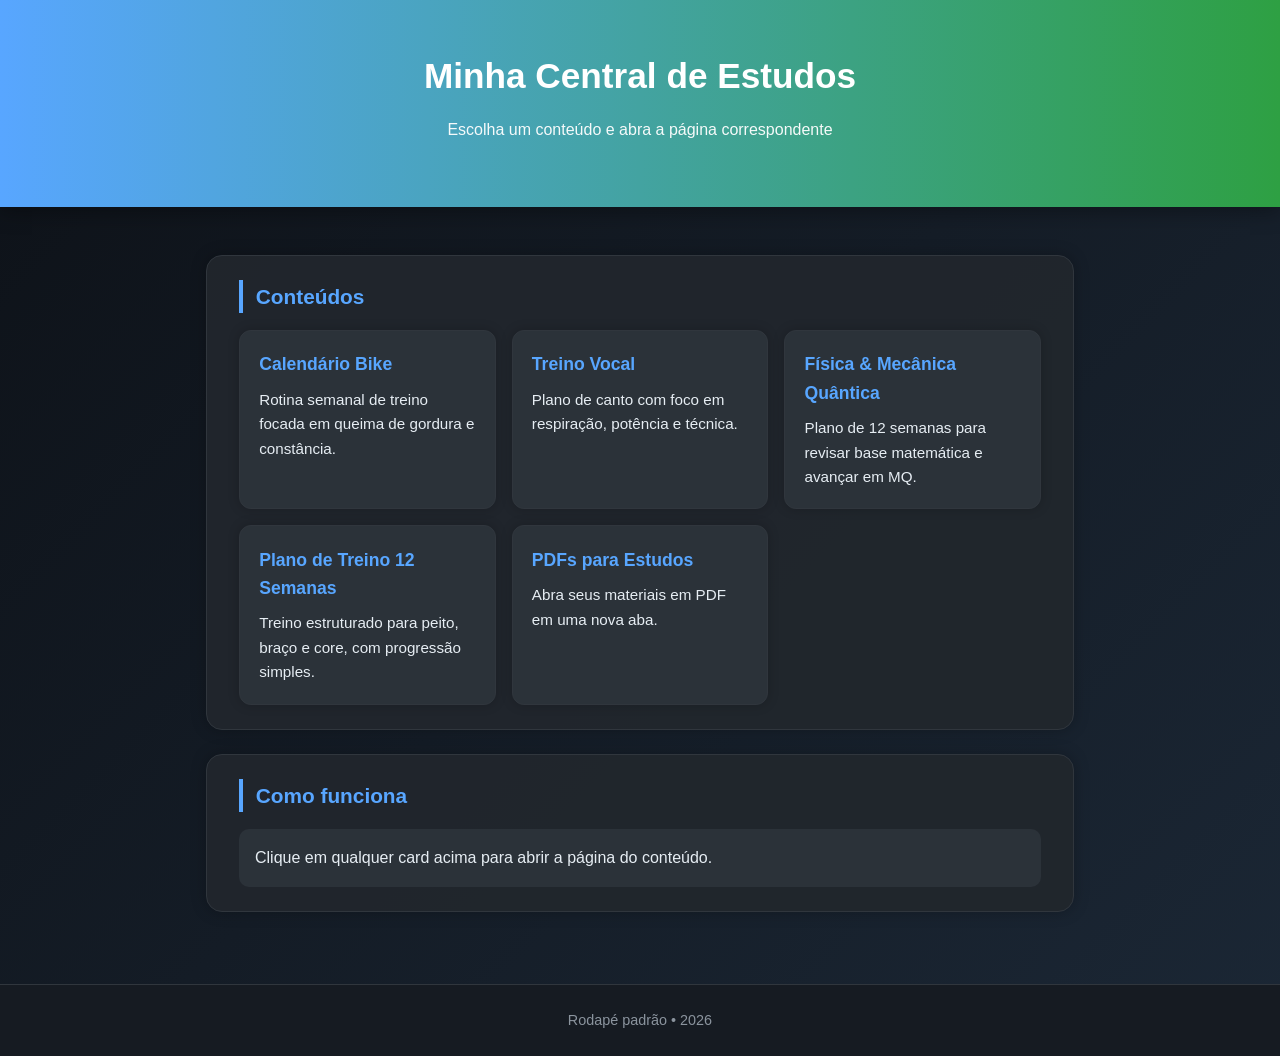
<file: index.html>
<!DOCTYPE html>
<html lang="pt-BR">
<head>
  <meta charset="UTF-8">
  <meta name="viewport" content="width=device-width, initial-scale=1.0">
  <title>Minha Central de Estudos</title>
  <link rel="stylesheet" href="style.css">
</head>
<body>
  <header>
    <h1>Minha Central de Estudos</h1>
    <p>Escolha um conteúdo e abra a página correspondente</p>
  </header>

  <main>
    <section>
      <h2>Conteúdos</h2>

      <div class="grid-cards">
        <a href="pages/calendario_bike.html" class="card-link">
          <h3>Calendário Bike</h3>
          <p>Rotina semanal de treino focada em queima de gordura e constância.</p>
        </a>

        <a href="pages/canto.html" class="card-link">
          <h3>Treino Vocal</h3>
          <p>Plano de canto com foco em respiração, potência e técnica.</p>
        </a>

        <a href="pages/fisica.html" class="card-link">
          <h3>Física & Mecânica Quântica</h3>
          <p>Plano de 12 semanas para revisar base matemática e avançar em MQ.</p>
        </a>

        <a href="pages/plano_treino_12_semanas.html" class="card-link">
          <h3>Plano de Treino 12 Semanas</h3>
          <p>Treino estruturado para peito, braço e core, com progressão simples.</p>
        </a>

        <a href="pages/estudos.html" class="card-link">
          <h3>PDFs para Estudos</h3>
          <p>Abra seus materiais em PDF em uma nova aba.</p>
        </a>
      </div>
    </section>

    <section>
      <h2>Como funciona</h2>
      <div class="bloco">
        Clique em qualquer card acima para abrir a página do conteúdo.
      </div>
    </section>
  </main>

  <footer>
    <span id="rodape-texto">Minha Central de Estudos</span>
  </footer>
  
  <script src="script.js"></script>
</body>
</html>
</file>
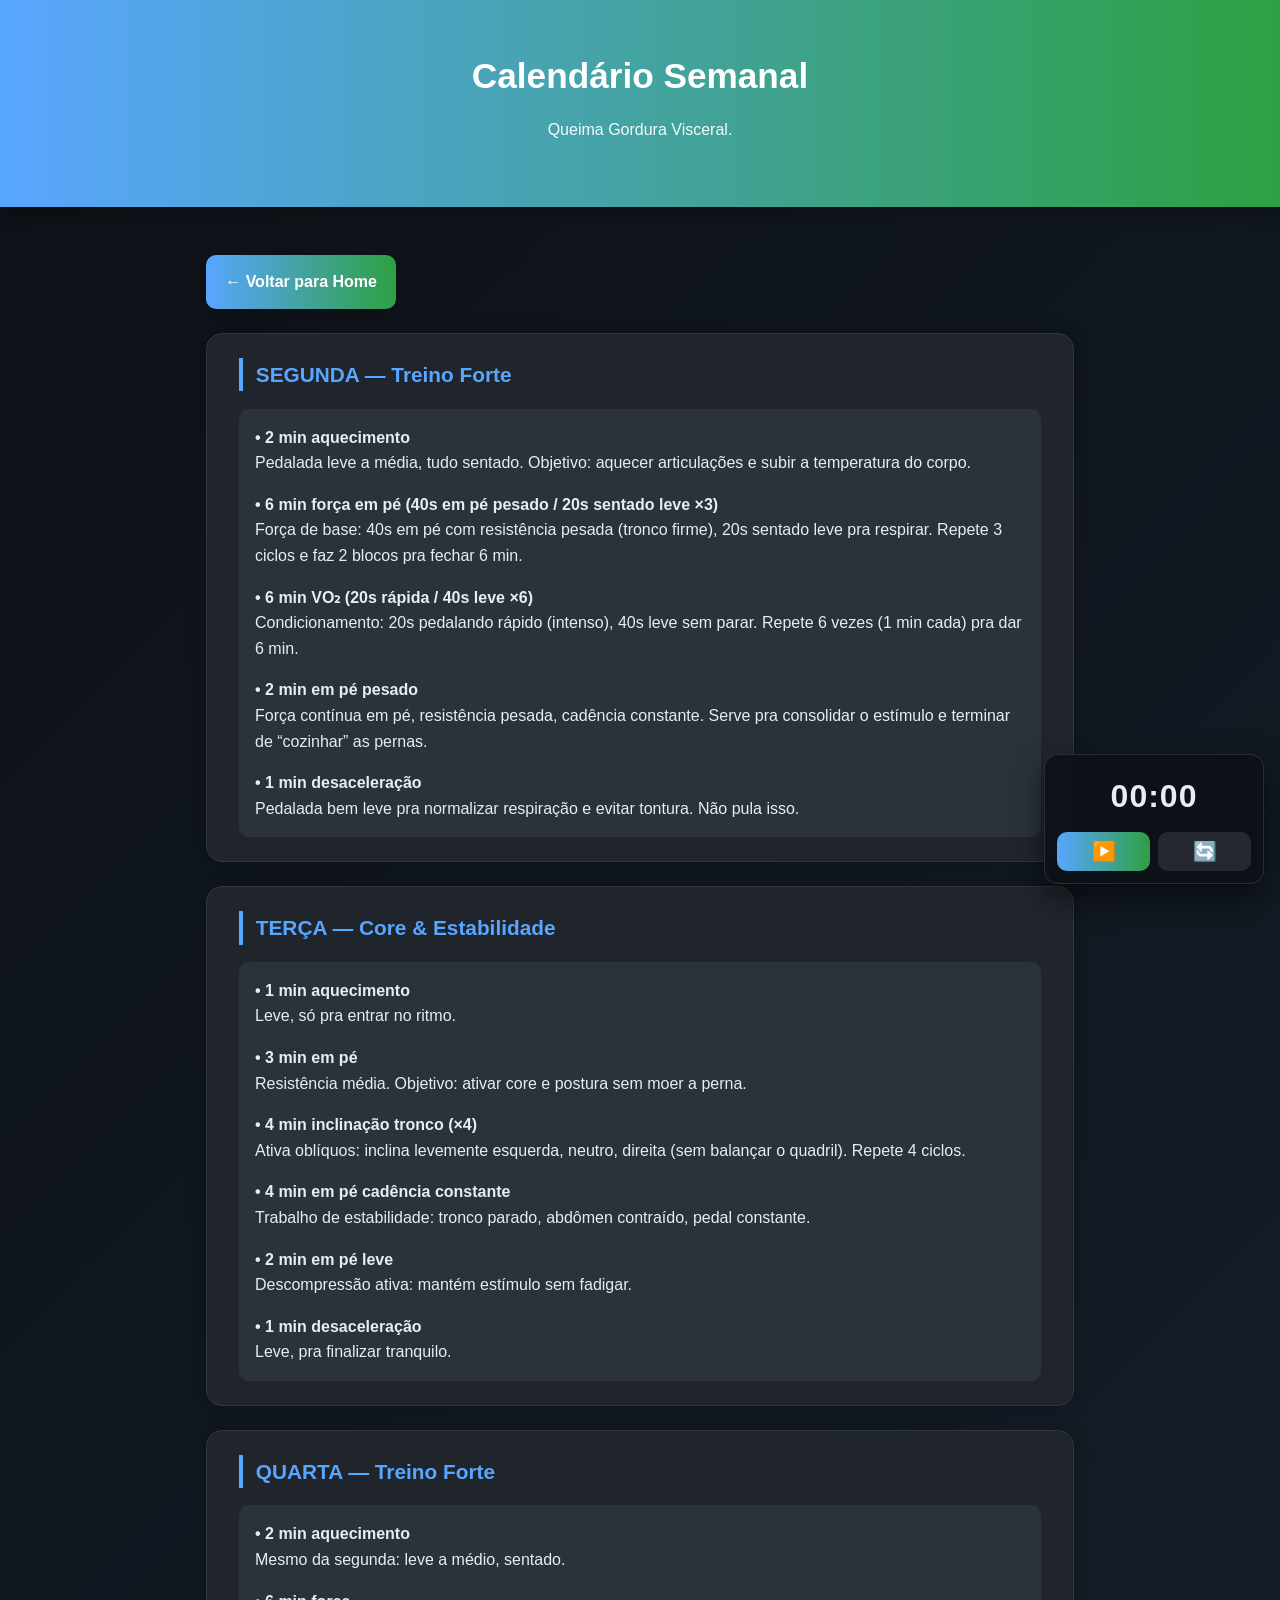
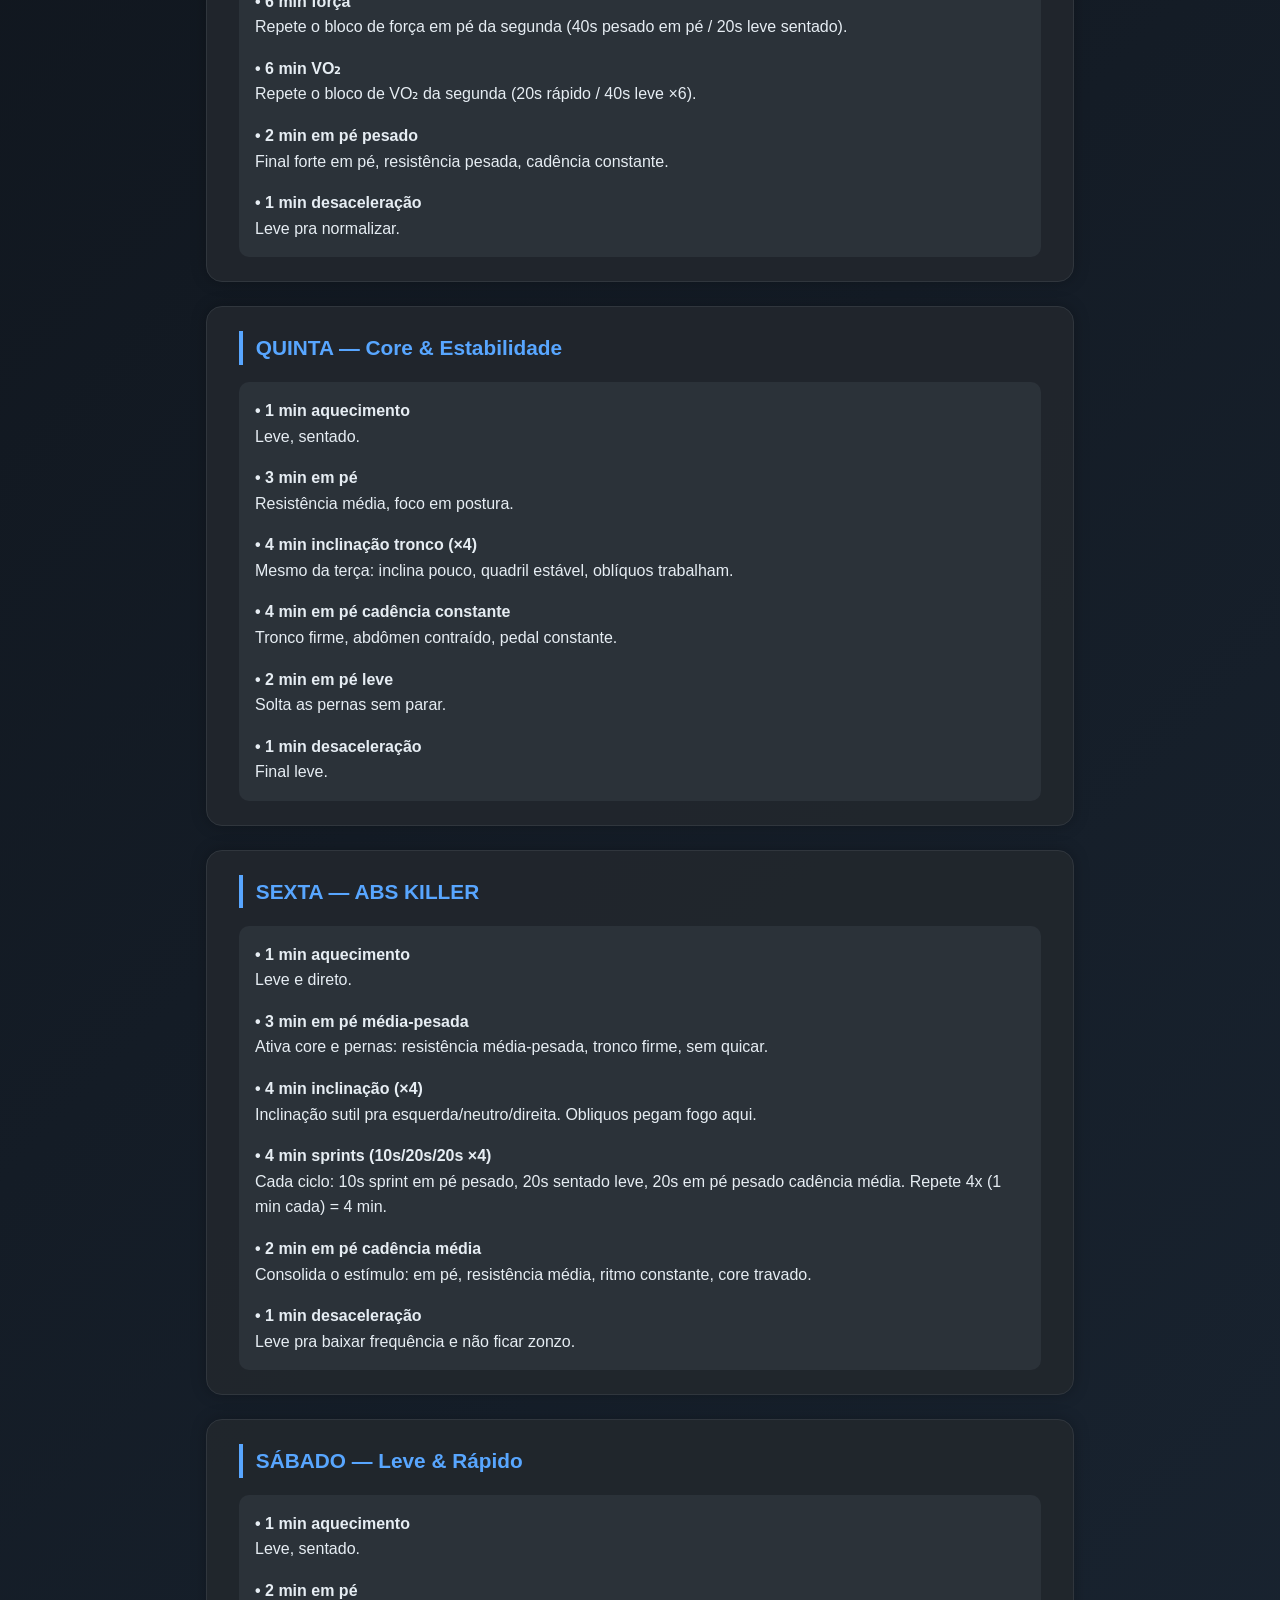
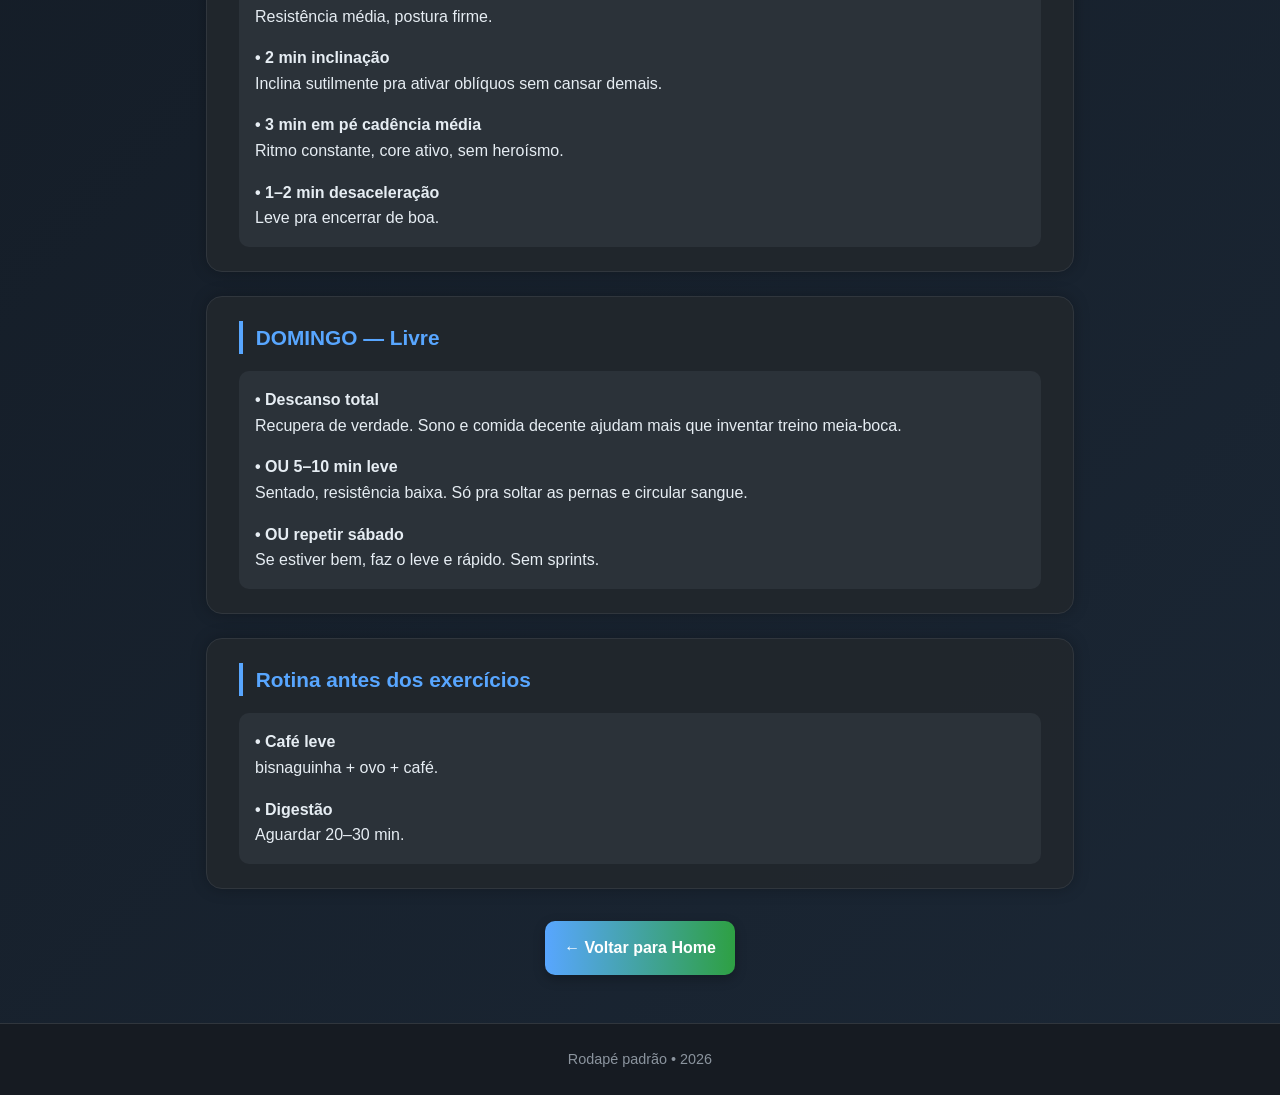
<file: pages/calendario_bike.html>
<!DOCTYPE html>
<html lang="pt-BR">
<head>
  <meta charset="UTF-8">
  <meta name="viewport" content="width=device-width, initial-scale=1.0">
  <title>Calendário Semanal - Queima Gordura Visceral</title>
  <link rel="stylesheet" href="../style.css">
  <link rel="stylesheet" href="../timer-toggle.css">
</head>
<body>
  <header>
    <h1>Calendário Semanal</h1>
    <p>Queima Gordura Visceral.</p>
  </header>

  <main>
    <div class="nav-topo">
      <a href="../index.html" class="botao-home">← Voltar para Home</a>
    </div>

    <section>
      <h2>SEGUNDA — Treino Forte</h2>

      <div class="bloco">
        <p><strong>• 2 min aquecimento</strong><br>
          <span class="explica">Pedalada leve a média, tudo sentado. Objetivo: aquecer articulações e subir a temperatura do corpo.</span>
        </p>

        <p><strong>• 6 min força em pé (40s em pé pesado / 20s sentado leve ×3)</strong><br>
          <span class="explica">Força de base: 40s em pé com resistência pesada (tronco firme), 20s sentado leve pra respirar. Repete 3 ciclos e faz 2 blocos pra fechar 6 min.</span>
        </p>

        <p><strong>• 6 min VO₂ (20s rápida / 40s leve ×6)</strong><br>
          <span class="explica">Condicionamento: 20s pedalando rápido (intenso), 40s leve sem parar. Repete 6 vezes (1 min cada) pra dar 6 min.</span>
        </p>

        <p><strong>• 2 min em pé pesado</strong><br>
          <span class="explica">Força contínua em pé, resistência pesada, cadência constante. Serve pra consolidar o estímulo e terminar de “cozinhar” as pernas.</span>
        </p>

        <p><strong>• 1 min desaceleração</strong><br>
          <span class="explica">Pedalada bem leve pra normalizar respiração e evitar tontura. Não pula isso.</span>
        </p>
      </div>
    </section>

    <section>
      <h2>TERÇA — Core & Estabilidade</h2>

      <div class="bloco">
        <p><strong>• 1 min aquecimento</strong><br>
          <span class="explica">Leve, só pra entrar no ritmo.</span>
        </p>

        <p><strong>• 3 min em pé</strong><br>
          <span class="explica">Resistência média. Objetivo: ativar core e postura sem moer a perna.</span>
        </p>

        <p><strong>• 4 min inclinação tronco (×4)</strong><br>
          <span class="explica">Ativa oblíquos: inclina levemente esquerda, neutro, direita (sem balançar o quadril). Repete 4 ciclos.</span>
        </p>

        <p><strong>• 4 min em pé cadência constante</strong><br>
          <span class="explica">Trabalho de estabilidade: tronco parado, abdômen contraído, pedal constante.</span>
        </p>

        <p><strong>• 2 min em pé leve</strong><br>
          <span class="explica">Descompressão ativa: mantém estímulo sem fadigar.</span>
        </p>

        <p><strong>• 1 min desaceleração</strong><br>
          <span class="explica">Leve, pra finalizar tranquilo.</span>
        </p>
      </div>
    </section>

    <section>
      <h2>QUARTA — Treino Forte</h2>

      <div class="bloco">
        <p><strong>• 2 min aquecimento</strong><br>
          <span class="explica">Mesmo da segunda: leve a médio, sentado.</span>
        </p>

        <p><strong>• 6 min força</strong><br>
          <span class="explica">Repete o bloco de força em pé da segunda (40s pesado em pé / 20s leve sentado).</span>
        </p>

        <p><strong>• 6 min VO₂</strong><br>
          <span class="explica">Repete o bloco de VO₂ da segunda (20s rápido / 40s leve ×6).</span>
        </p>

        <p><strong>• 2 min em pé pesado</strong><br>
          <span class="explica">Final forte em pé, resistência pesada, cadência constante.</span>
        </p>

        <p><strong>• 1 min desaceleração</strong><br>
          <span class="explica">Leve pra normalizar.</span>
        </p>
      </div>
    </section>

    <section>
      <h2>QUINTA — Core & Estabilidade</h2>

      <div class="bloco">
        <p><strong>• 1 min aquecimento</strong><br>
          <span class="explica">Leve, sentado.</span>
        </p>

        <p><strong>• 3 min em pé</strong><br>
          <span class="explica">Resistência média, foco em postura.</span>
        </p>

        <p><strong>• 4 min inclinação tronco (×4)</strong><br>
          <span class="explica">Mesmo da terça: inclina pouco, quadril estável, oblíquos trabalham.</span>
        </p>

        <p><strong>• 4 min em pé cadência constante</strong><br>
          <span class="explica">Tronco firme, abdômen contraído, pedal constante.</span>
        </p>

        <p><strong>• 2 min em pé leve</strong><br>
          <span class="explica">Solta as pernas sem parar.</span>
        </p>

        <p><strong>• 1 min desaceleração</strong><br>
          <span class="explica">Final leve.</span>
        </p>
      </div>
    </section>

    <section>
      <h2>SEXTA — ABS KILLER</h2>

      <div class="bloco">
        <p><strong>• 1 min aquecimento</strong><br>
          <span class="explica">Leve e direto.</span>
        </p>

        <p><strong>• 3 min em pé média-pesada</strong><br>
          <span class="explica">Ativa core e pernas: resistência média-pesada, tronco firme, sem quicar.</span>
        </p>

        <p><strong>• 4 min inclinação (×4)</strong><br>
          <span class="explica">Inclinação sutil pra esquerda/neutro/direita. Obliquos pegam fogo aqui.</span>
        </p>

        <p><strong>• 4 min sprints (10s/20s/20s ×4)</strong><br>
          <span class="explica">Cada ciclo: 10s sprint em pé pesado, 20s sentado leve, 20s em pé pesado cadência média. Repete 4x (1 min cada) = 4 min.</span>
        </p>

        <p><strong>• 2 min em pé cadência média</strong><br>
          <span class="explica">Consolida o estímulo: em pé, resistência média, ritmo constante, core travado.</span>
        </p>

        <p><strong>• 1 min desaceleração</strong><br>
          <span class="explica">Leve pra baixar frequência e não ficar zonzo.</span>
        </p>
      </div>
    </section>

    <section>
      <h2>SÁBADO — Leve & Rápido</h2>

      <div class="bloco">
        <p><strong>• 1 min aquecimento</strong><br>
          <span class="explica">Leve, sentado.</span>
        </p>

        <p><strong>• 2 min em pé</strong><br>
          <span class="explica">Resistência média, postura firme.</span>
        </p>

        <p><strong>• 2 min inclinação</strong><br>
          <span class="explica">Inclina sutilmente pra ativar oblíquos sem cansar demais.</span>
        </p>

        <p><strong>• 3 min em pé cadência média</strong><br>
          <span class="explica">Ritmo constante, core ativo, sem heroísmo.</span>
        </p>

        <p><strong>• 1–2 min desaceleração</strong><br>
          <span class="explica">Leve pra encerrar de boa.</span>
        </p>
      </div>
    </section>

    <section>
      <h2>DOMINGO — Livre</h2>

      <div class="bloco">
        <p><strong>• Descanso total</strong><br>
          <span class="explica">Recupera de verdade. Sono e comida decente ajudam mais que inventar treino meia-boca.</span>
        </p>

        <p><strong>• OU 5–10 min leve</strong><br>
          <span class="explica">Sentado, resistência baixa. Só pra soltar as pernas e circular sangue.</span>
        </p>

        <p><strong>• OU repetir sábado</strong><br>
          <span class="explica">Se estiver bem, faz o leve e rápido. Sem sprints.</span>
        </p>
      </div>
    </section>

    <section>
      <h2>Rotina antes dos exercícios</h2>

      <div class="bloco">
        <p><strong>• Café leve</strong><br>
          <span class="explica">bisnaguinha + ovo + café.</span>
        </p>

        <p><strong>• Digestão</strong><br>
          <span class="explica">Aguardar 20–30 min.</span>
        </p>
      </div>
    </section>

    <div class="acoes-finais">
      <a href="../index.html" class="botao-home">← Voltar para Home</a>
    </div>
  </main>

  <footer>
    <span id="rodape-texto">Rodapé padrão</span>
  </footer>

  <div id="trainer-timer" role="group" aria-label="Cronômetro de treino">
    <div class="timer-display" id="timerDisplay">00:00</div>
    <div class="timer-controls" aria-label="Controles do cronômetro">
      <button id="timerToggle" class="primary" type="button" aria-label="Iniciar" title="Iniciar">▶️</button>
      <button id="timerReset" type="button" aria-label="Reiniciar" title="Reiniciar">🔄</button>
    </div>
  </div>


    <script src="../timer-toggle.js"></script>
<script src="../script.js"></script>
</body>
</html>
</file>
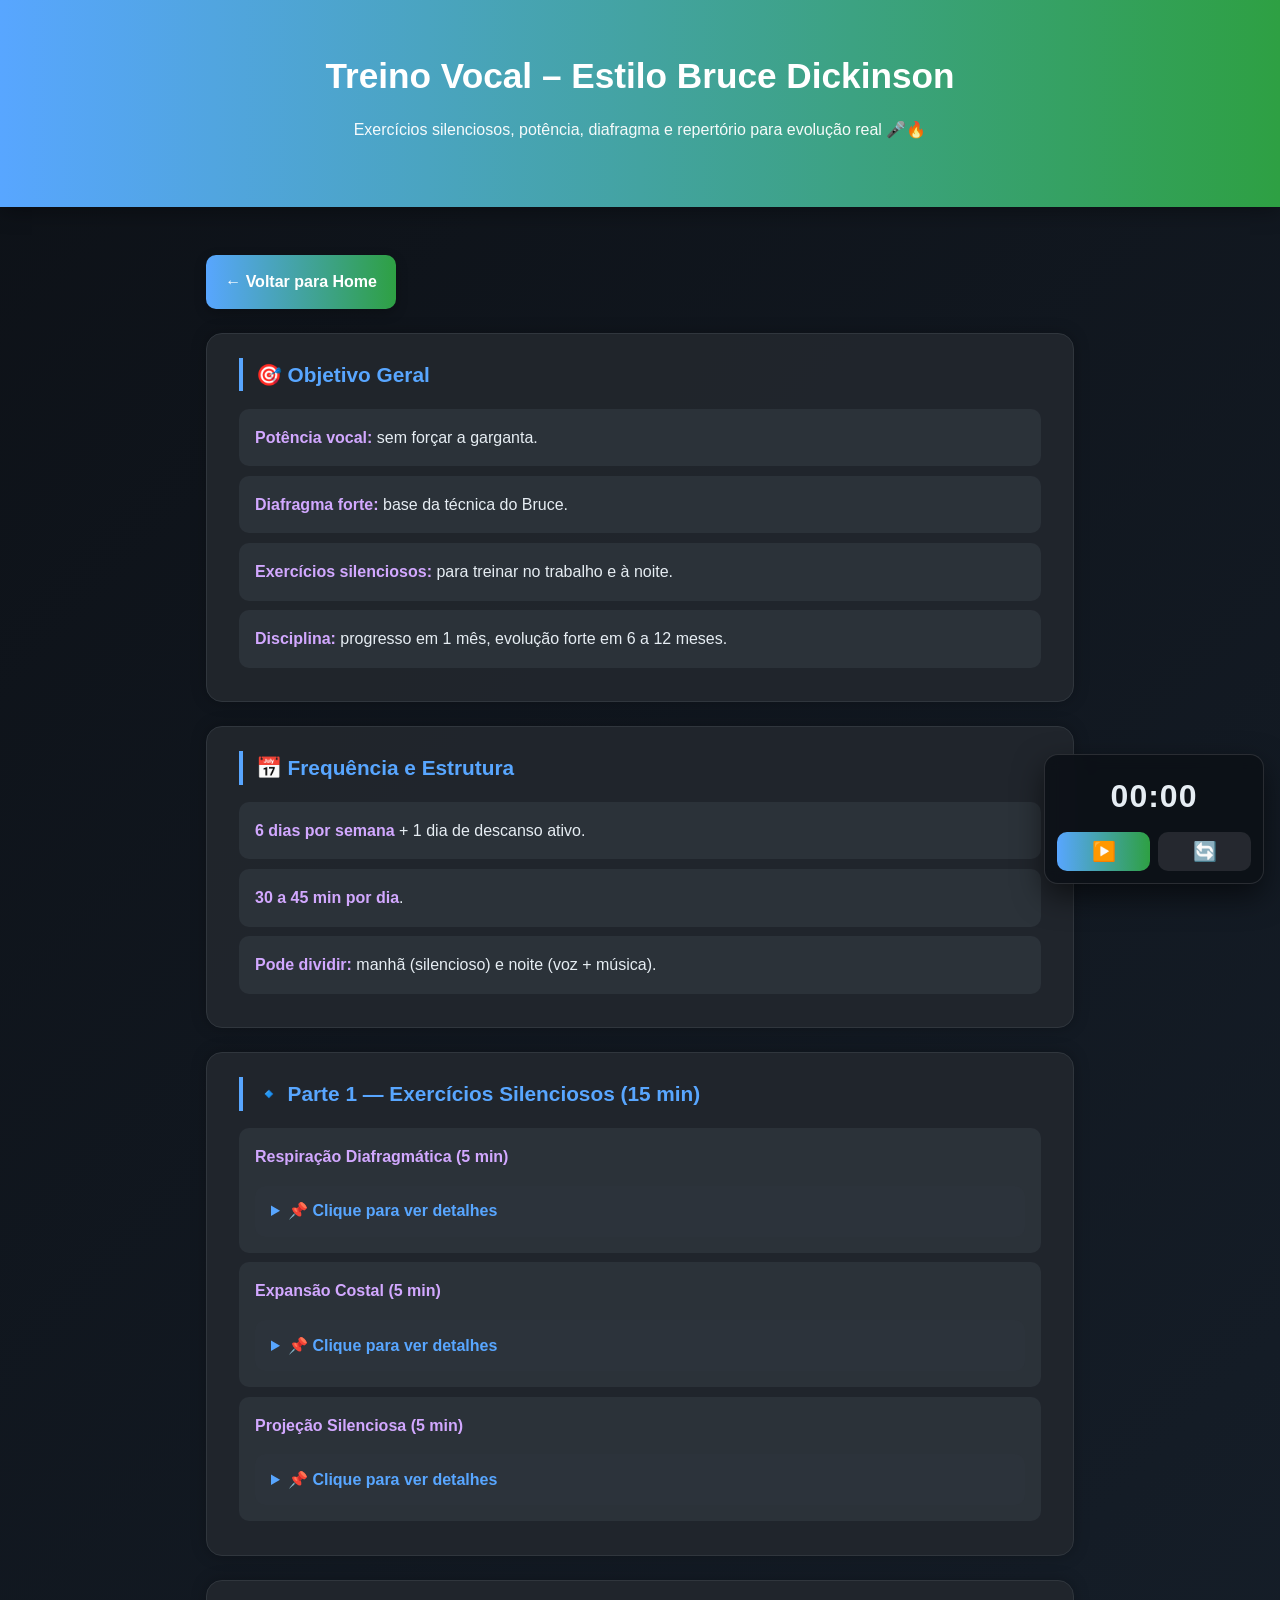
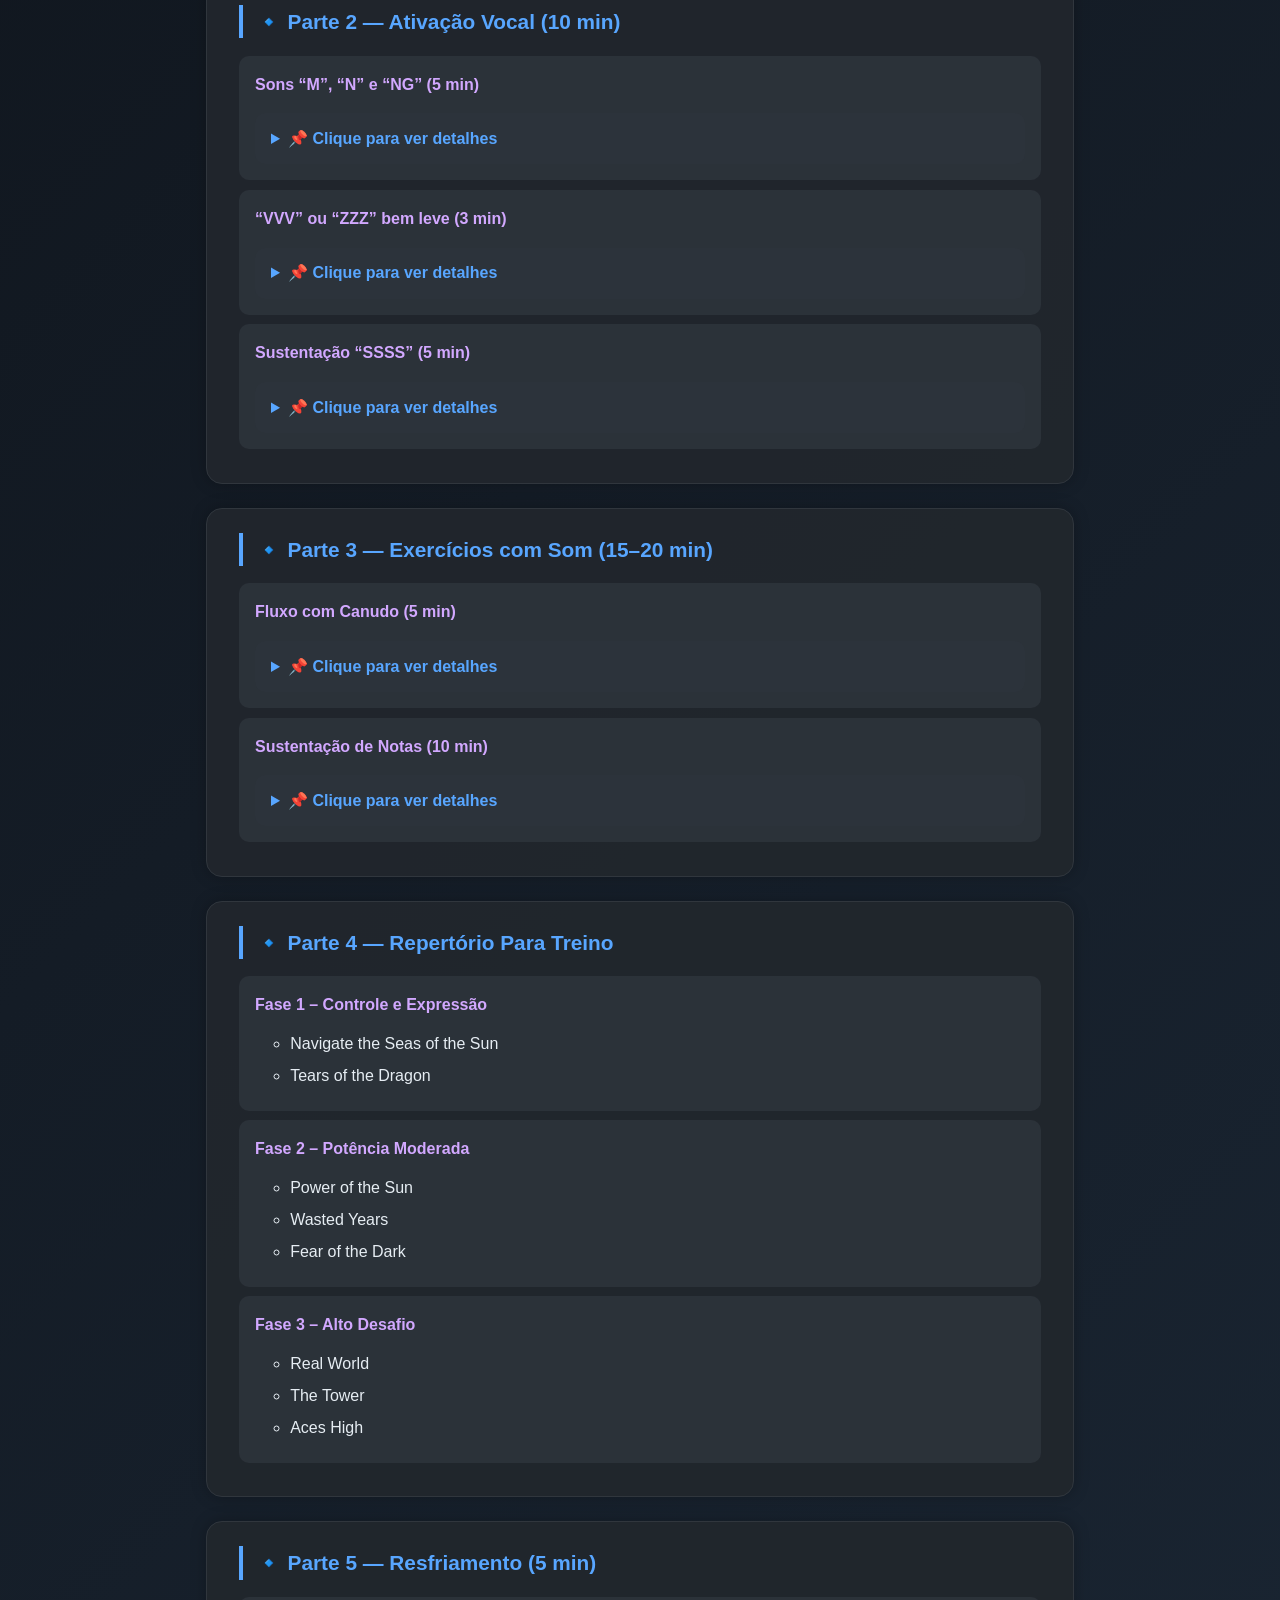
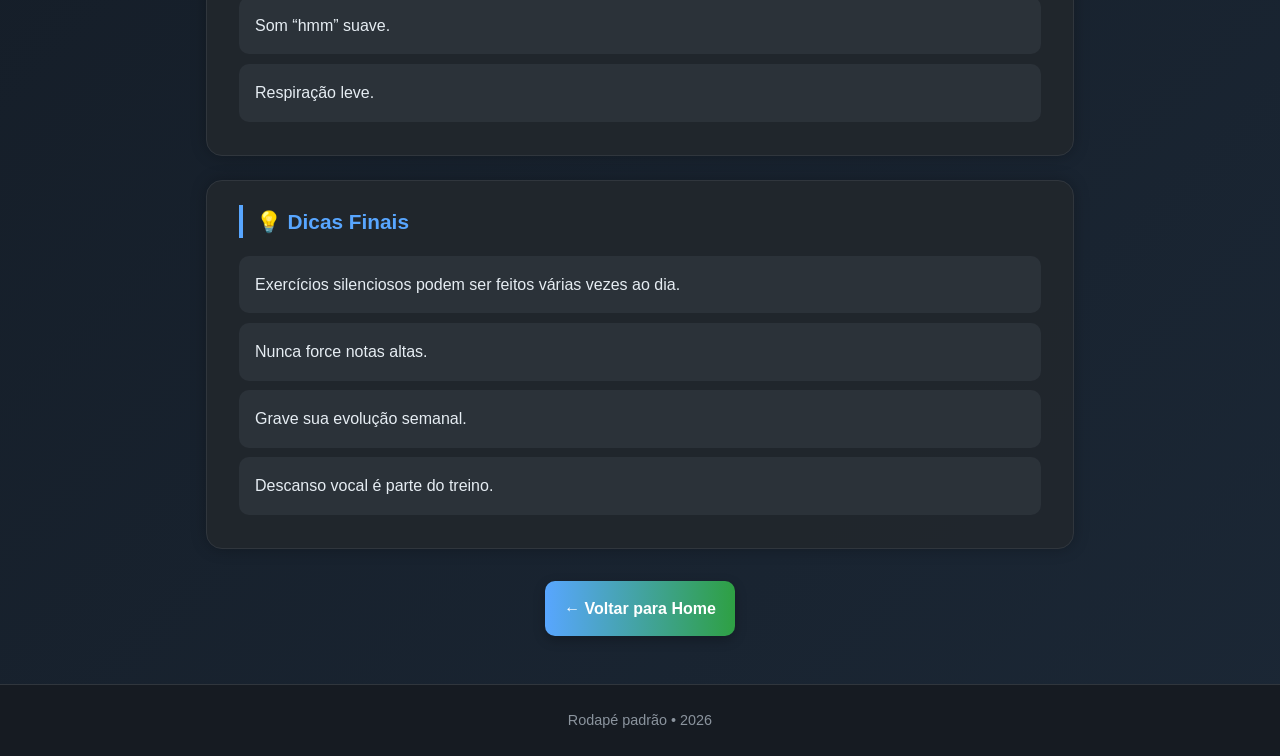
<file: pages/canto.html>
<!DOCTYPE html>
<html lang="pt-BR">
	<head>
		<meta charset="UTF-8">
			<meta name="viewport" content="width=device-width, initial-scale=1.0">
				<title>Treino Vocal – Estilo Bruce Dickinson</title>
				<link rel="stylesheet" href="../style.css">
  <link rel="stylesheet" href="../timer-toggle.css">
</head>
				<body>
					<header>
						<h1>Treino Vocal – Estilo Bruce Dickinson</h1>
						<p>Exercícios silenciosos, potência, diafragma e repertório para evolução real 🎤🔥</p>
					</header>
					<main>
						<div class="nav-topo">
							<a href="../index.html" class="botao-home">← Voltar para Home</a>
						</div>
						<section>
							<h2>🎯 Objetivo Geral</h2>
							<ul class="lista-padrao">
								<li>
									<strong>Potência vocal:</strong> sem forçar a garganta.</li>
								<li>
									<strong>Diafragma forte:</strong> base da técnica do Bruce.</li>
								<li>
									<strong>Exercícios silenciosos:</strong> para treinar no trabalho e à noite.</li>
								<li>
									<strong>Disciplina:</strong> progresso em 1 mês, evolução forte em 6 a 12 meses.</li>
							</ul>
						</section>
						<section>
							<h2>📅 Frequência e Estrutura</h2>
							<ul class="lista-padrao">
								<li>
									<strong>6 dias por semana</strong> + 1 dia de descanso ativo.</li>
								<li>
									<strong>30 a 45 min por dia</strong>.</li>
								<li>
									<strong>Pode dividir:</strong> manhã (silencioso) e noite (voz + música).</li>
							</ul>
						</section>
						<section>
							<h2>🔹 Parte 1 — Exercícios Silenciosos (15 min)</h2>
							<ul class="lista-padrao">
								<li>
									<strong>Respiração Diafragmática (5 min)</strong>
									<details>
										<summary>📌 Clique para ver detalhes</summary>
										<div class="tipcontent">Inspire expandindo a barriga, segure 3s e solte devagar. Base absoluta do suporte.</div>
									</details>
								</li>
								<li>
									<strong>Expansão Costal (5 min)</strong>
									<details>
										<summary>📌 Clique para ver detalhes</summary>
										<div class="tipcontent">Abra as costelas para os lados. Aumenta capacidade de ar e estabilidade da voz.</div>
									</details>
								</li>
								<li>
									<strong>Projeção Silenciosa (5 min)</strong>
									<details>
										<summary>📌 Clique para ver detalhes</summary>
										<div class="tipcontent">Finja cantar forte sem som. Diafragma empurra o ar; garganta solta. Inspirado no choro de bebês.</div>
									</details>
								</li>
							</ul>
						</section>
						<section>
							<h2>🔹 Parte 2 — Ativação Vocal (10 min)</h2>
							<ul class="lista-padrao">
								<li>
									<strong>Sons “M”, “N” e “NG” (5 min)</strong>
									<details>
										<summary>📌 Clique para ver detalhes</summary>
										<div class="tipcontent">
											<p>
												<strong>O que treina:</strong> ressonância frontal.</p>
											<p>
												<strong>Como fazer:</strong> faça “mmm”, “nnn”, “ng”. Vibração no rosto, nunca na garganta.</p>
											<p>
												<strong>Benefício:</strong> projeção limpa e sem esforço.</p>
										</div>
									</details>
								</li>
								<li>
									<strong>“VVV” ou “ZZZ” bem leve (3 min)</strong>
									<details>
										<summary>📌 Clique para ver detalhes</summary>
										<div class="tipcontent">
											<p>
												<strong>O que treina:</strong> vibração frontal e relaxamento do trato vocal.</p>
											<p>
												<strong>Como fazer:</strong> faça “vvv” ou “zzz” contínuo, volume baixo, como um motorzinho. Sem empurrar ar.</p>
											<p>
												<strong>Dose:</strong> 3 séries de 20–30s (descanso 20–30s).</p>
											<p>
												<strong>Benefício:</strong> aquece e “coloca” a voz no lugar sem forçar.</p>
										</div>
									</details>
								</li>
								<li>
									<strong>Sustentação “SSSS” (5 min)</strong>
									<details>
										<summary>📌 Clique para ver detalhes</summary>
										<div class="tipcontent">
											<p>
												<strong>O que treina:</strong> controle fino de fluxo de ar.</p>
											<p>
												<strong>Como fazer:</strong> solte ar em “ssss” contínuo.</p>
											<p>
												<strong>Métrica de progresso:</strong>
											</p>
											<ul class="lista-interna">
												<li>Semana 1: 10–15s</li>
												<li>Semana 2: 18–22s</li>
												<li>Semana 3: 25–30s</li>
												<li>Semana 4: 30–40s</li>
											</ul>
											<p>
												<strong>Benefício:</strong> notas longas estáveis.</p>
										</div>
									</details>
								</li>
							</ul>
						</section>
						<section>
							<h2>🔹 Parte 3 — Exercícios com Som (15–20 min)</h2>
							<ul class="lista-padrao">
								<li>
									<strong>Fluxo com Canudo (5 min)</strong>
									<details>
										<summary>📌 Clique para ver detalhes</summary>
										<div class="tipcontent">
											<p>
												<strong>O que treina:</strong> estabilidade e pressão sem esmagar a garganta (SOVT).</p>
											<p>
												<strong>Como fazer:</strong> com um canudo, sopre e faça um “uuu” bem baixinho (ou só sopro) mantendo o fluxo constante.</p>
											<p>
												<strong>Dose:</strong> 2–3 rodadas de 1–2 min (pausa curta entre elas).</p>
											<p>
												<strong>Benefício:</strong> economiza corda vocal e melhora controle de ar.</p>
										</div>
									</details>
								</li>
								<li>
									<strong>Sustentação de Notas (10 min)</strong>
									<details>
										<summary>📌 Clique para ver detalhes</summary>
										<div class="tipcontent">Escolha nota confortável e sustente com apoio diafragmático.</div>
									</details>
								</li>
							</ul>
						</section>
						<section>
							<h2>🔹 Parte 4 — Repertório Para Treino</h2>
							<ul class="lista-padrao">
								<li>
									<strong>Fase 1 – Controle e Expressão</strong>
									<ul class="lista-interna">
										<li>Navigate the Seas of the Sun</li>
										<li>Tears of the Dragon</li>
									</ul>
								</li>
								<li>
									<strong>Fase 2 – Potência Moderada</strong>
									<ul class="lista-interna">
										<li>Power of the Sun</li>
										<li>Wasted Years</li>
										<li>Fear of the Dark</li>
									</ul>
								</li>
								<li>
									<strong>Fase 3 – Alto Desafio</strong>
									<ul class="lista-interna">
										<li>Real World</li>
										<li>The Tower</li>
										<li>Aces High</li>
									</ul>
								</li>
							</ul>
						</section>
						<section>
							<h2>🔹 Parte 5 — Resfriamento (5 min)</h2>
							<ul class="lista-padrao">
								<li>Som “hmm” suave.</li>
								<li>Respiração leve.</li>
							</ul>
						</section>
						<section>
							<h2>💡 Dicas Finais</h2>
							<ul class="lista-padrao">
								<li>Exercícios silenciosos podem ser feitos várias vezes ao dia.</li>
								<li>Nunca force notas altas.</li>
								<li>Grave sua evolução semanal.</li>
								<li>Descanso vocal é parte do treino.</li>
							</ul>
						</section>
						<div class="acoes-finais">
							<a href="../index.html" class="botao-home">← Voltar para Home</a>
						</div>
					</main>
					<footer>
						<span id="rodape-texto">Treino Vocal inspirado em Bruce Dickinson 🤘🔥</span>
					</footer>

  <div id="trainer-timer" role="group" aria-label="Cronômetro de treino">
    <div class="timer-display" id="timerDisplay">00:00</div>
    <div class="timer-controls" aria-label="Controles do cronômetro">
      <button id="timerToggle" class="primary" type="button" aria-label="Iniciar" title="Iniciar">▶️</button>
      <button id="timerReset" type="button" aria-label="Reiniciar" title="Reiniciar">🔄</button>
    </div>
  </div>

					  <script src="../timer-toggle.js"></script>
<script src="../script.js"></script>
				</body>
			</html>
</file>
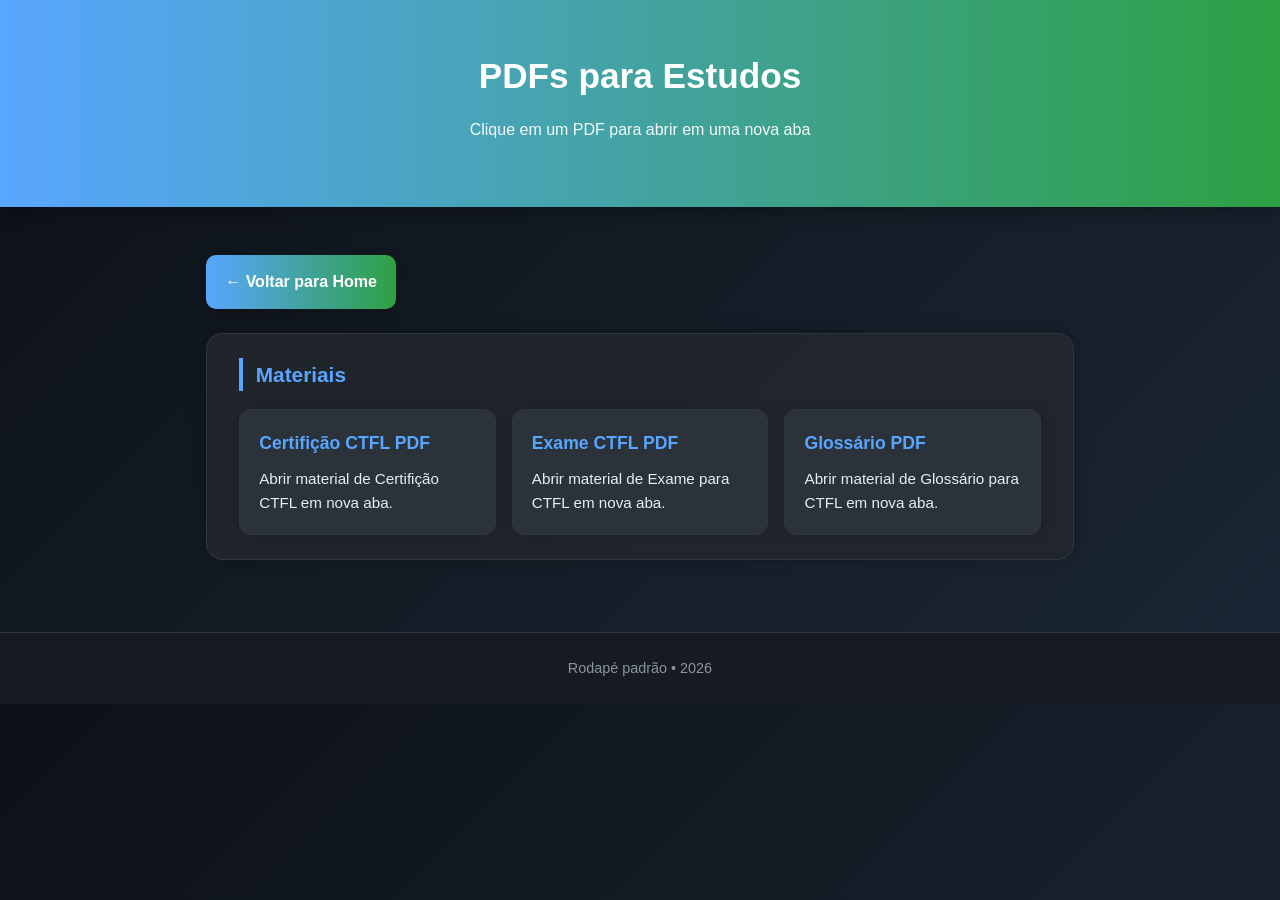
<file: pages/estudos.html>
<!DOCTYPE html>
<html lang="pt-BR">
<head>
  <meta charset="UTF-8">
  <meta name="viewport" content="width=device-width, initial-scale=1.0">
  <title>PDFs para Estudos</title>
  <link rel="stylesheet" href="../style.css">
</head>
<body>
  <header>
    <h1>PDFs para Estudos</h1>
    <p>Clique em um PDF para abrir em uma nova aba</p>
  </header>

  <main>
    <div class="nav-topo">
      <a href="../index.html" class="botao-home">← Voltar para Home</a>
    </div>

    <section>
      <h2>Materiais</h2>

      <div class="grid-cards">
        <a href="../pdfs/Certified_Tester.pdf" target="_blank" rel="noopener noreferrer" class="card-link">
          <h3>Certifição CTFL PDF</h3>
          <p>Abrir material de Certifição CTFL em nova aba.</p>
        </a>

        <a href="../pdfs/Exemplo_de_Exame.pdf" target="_blank" rel="noopener noreferrer" class="card-link">
          <h3>Exame CTFL PDF</h3>
          <p>Abrir material de Exame para CTFL em nova aba.</p>
        </a>

        <a href="../pdfs/Glossário.pdf" target="_blank" rel="noopener noreferrer" class="card-link">
          <h3>Glossário PDF</h3>
          <p>Abrir material de Glossário para CTFL em nova aba.</p>
        </a>
      </div>
    </section>
  </main>

  <footer>
    <span id="rodape-texto">Minha Central de Estudos</span>
  </footer>

  <script src="../script.js"></script>
</body>
</html>
</file>
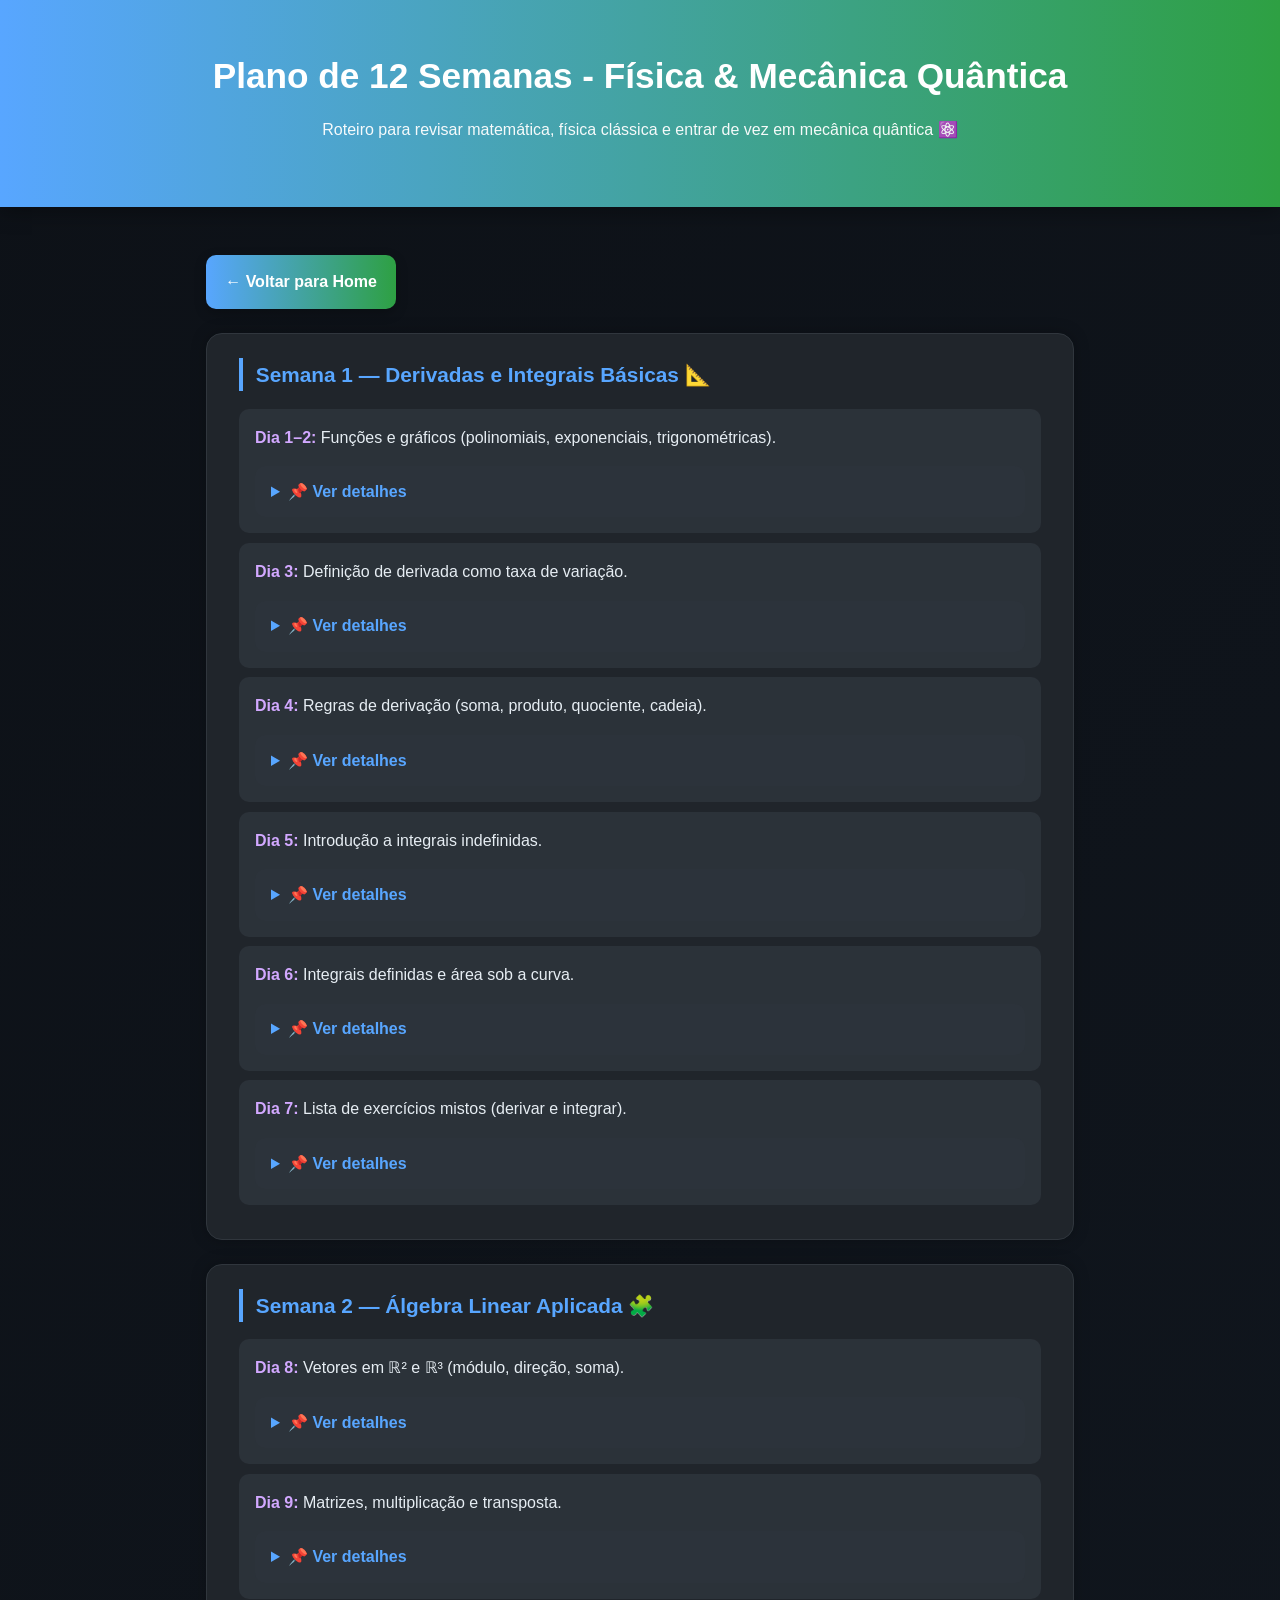
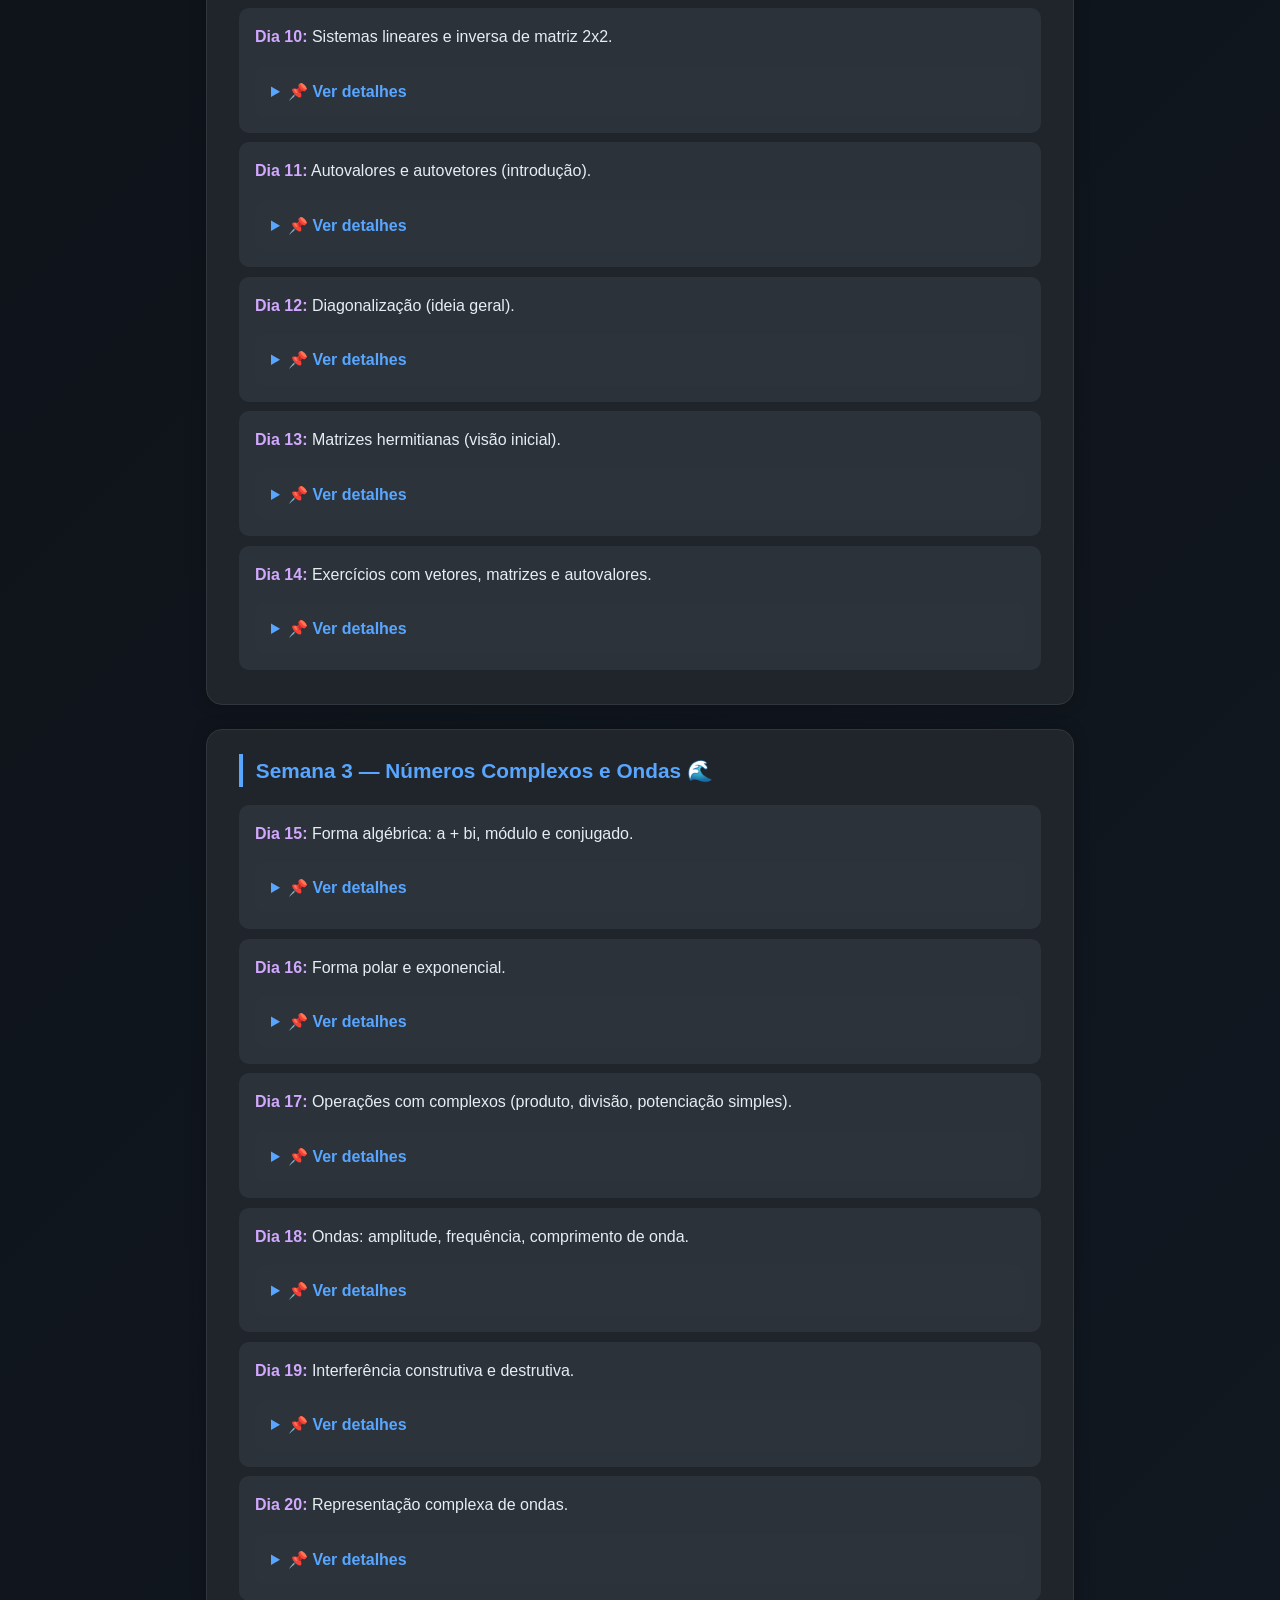
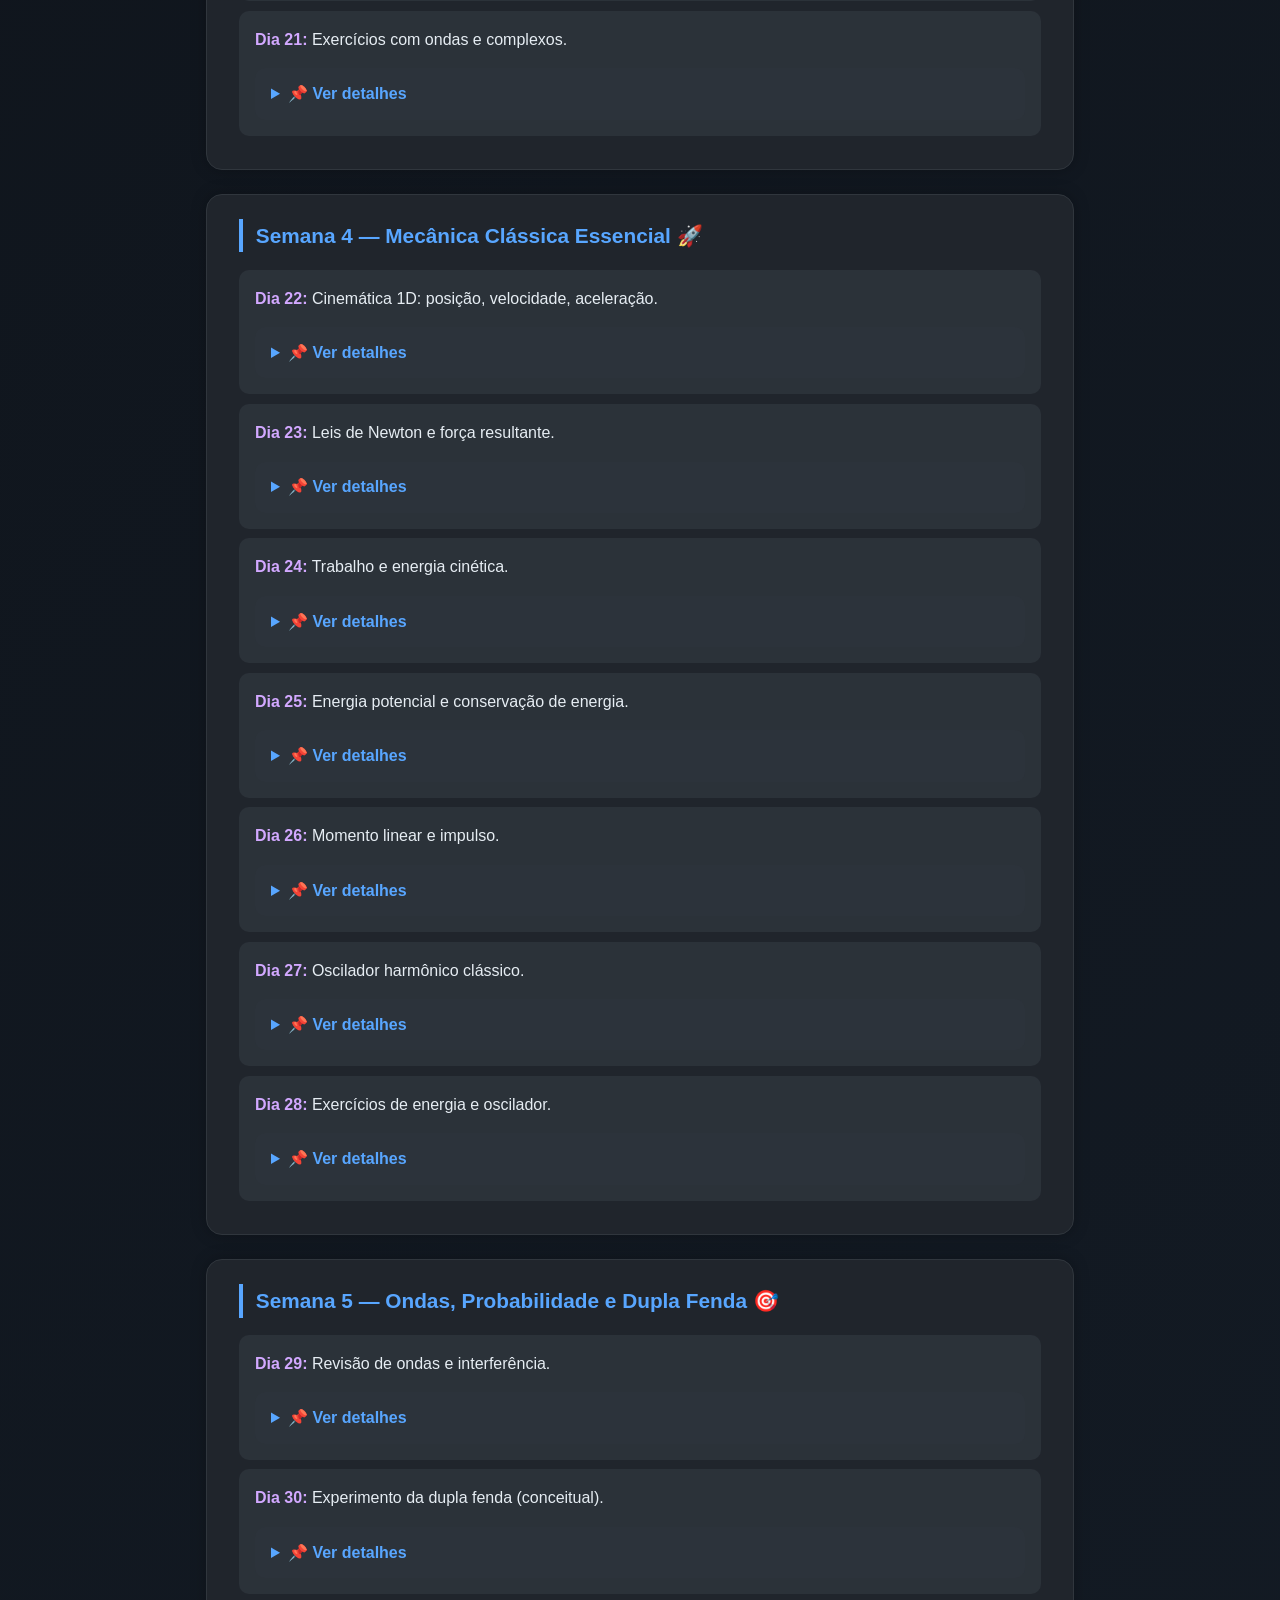
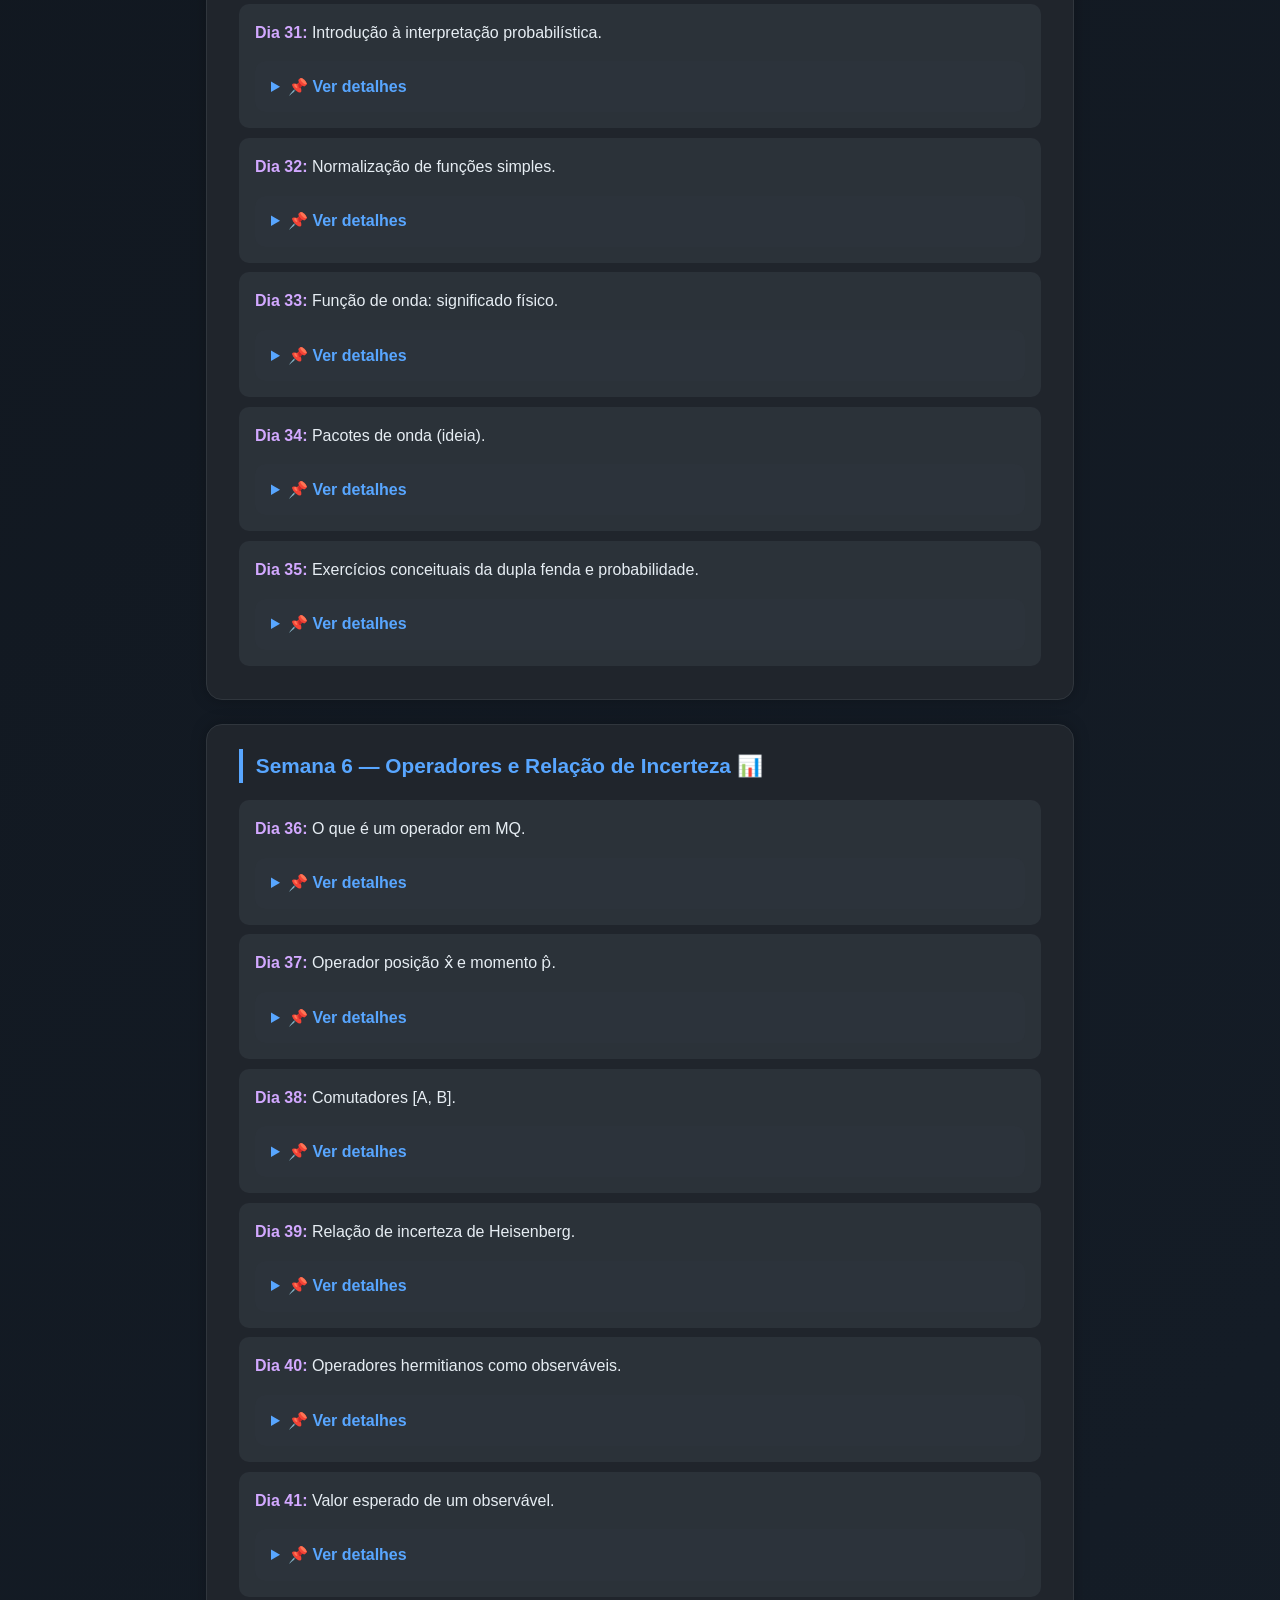
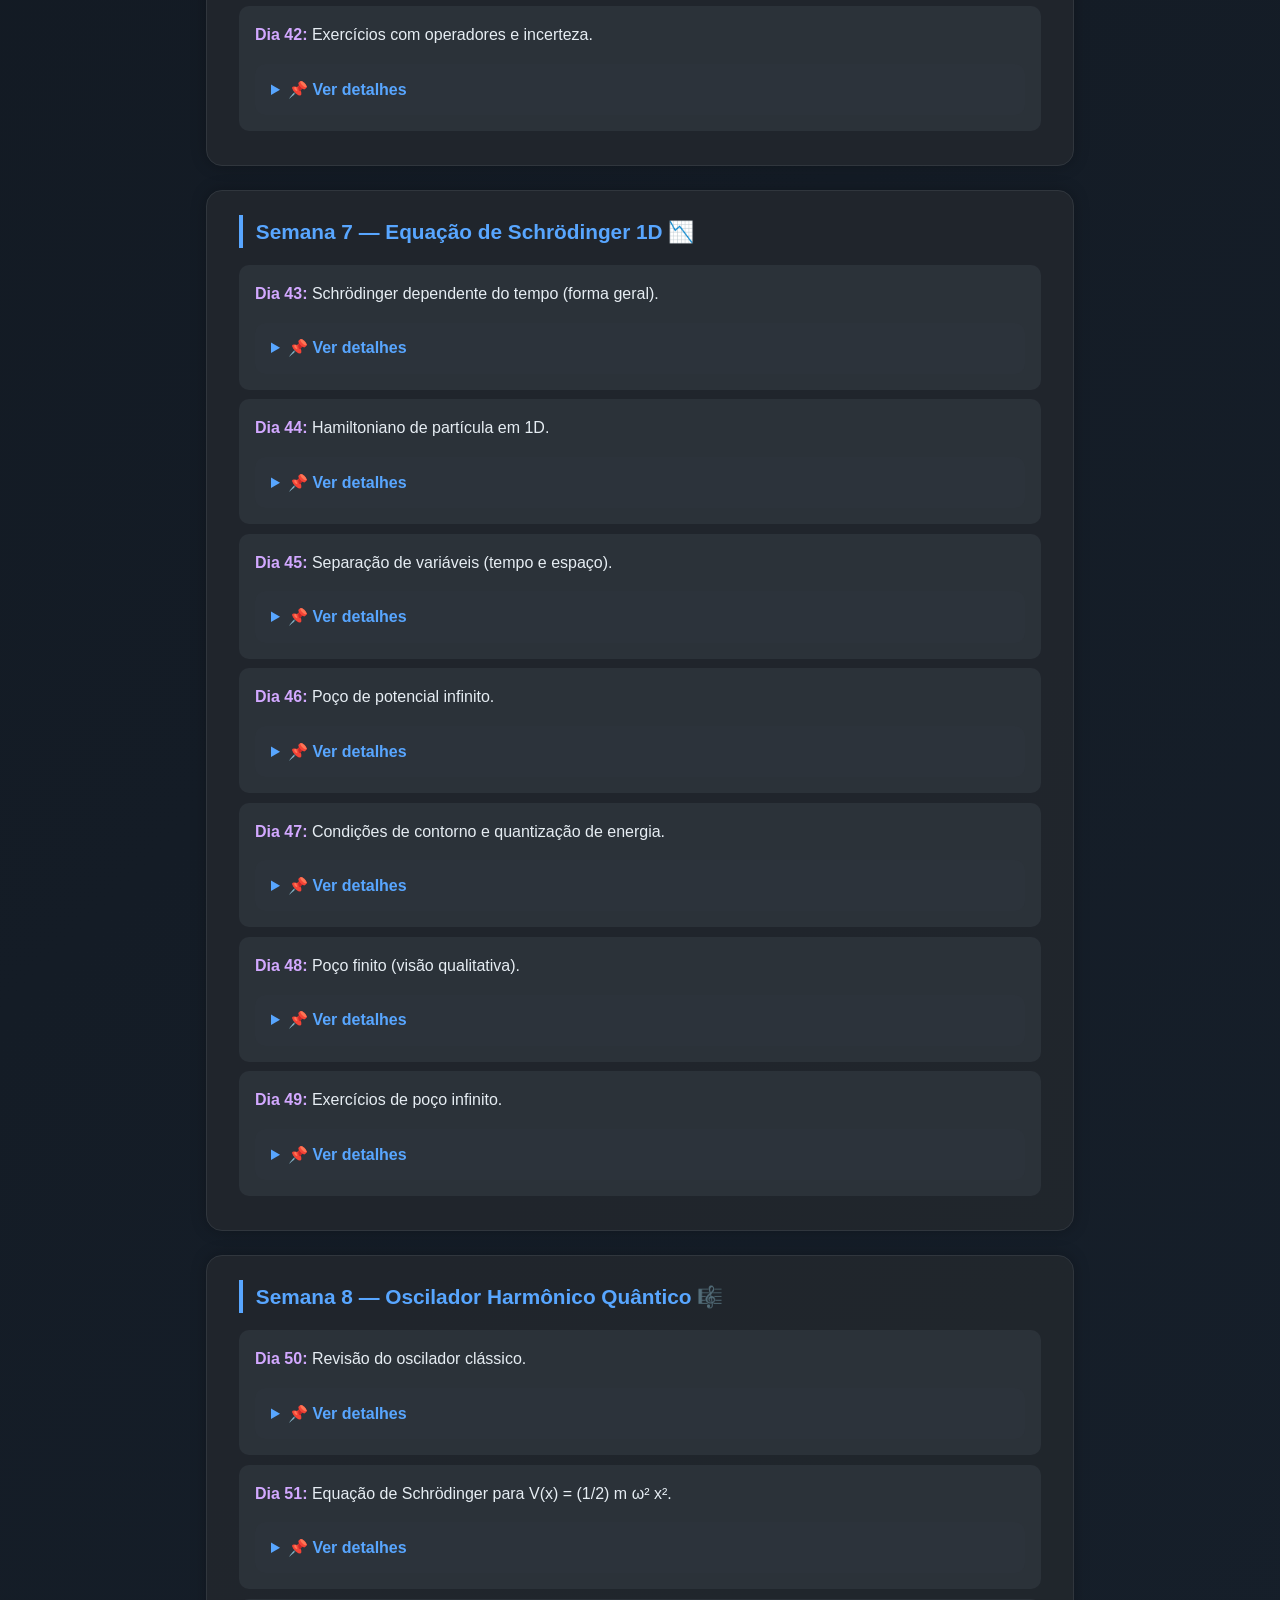
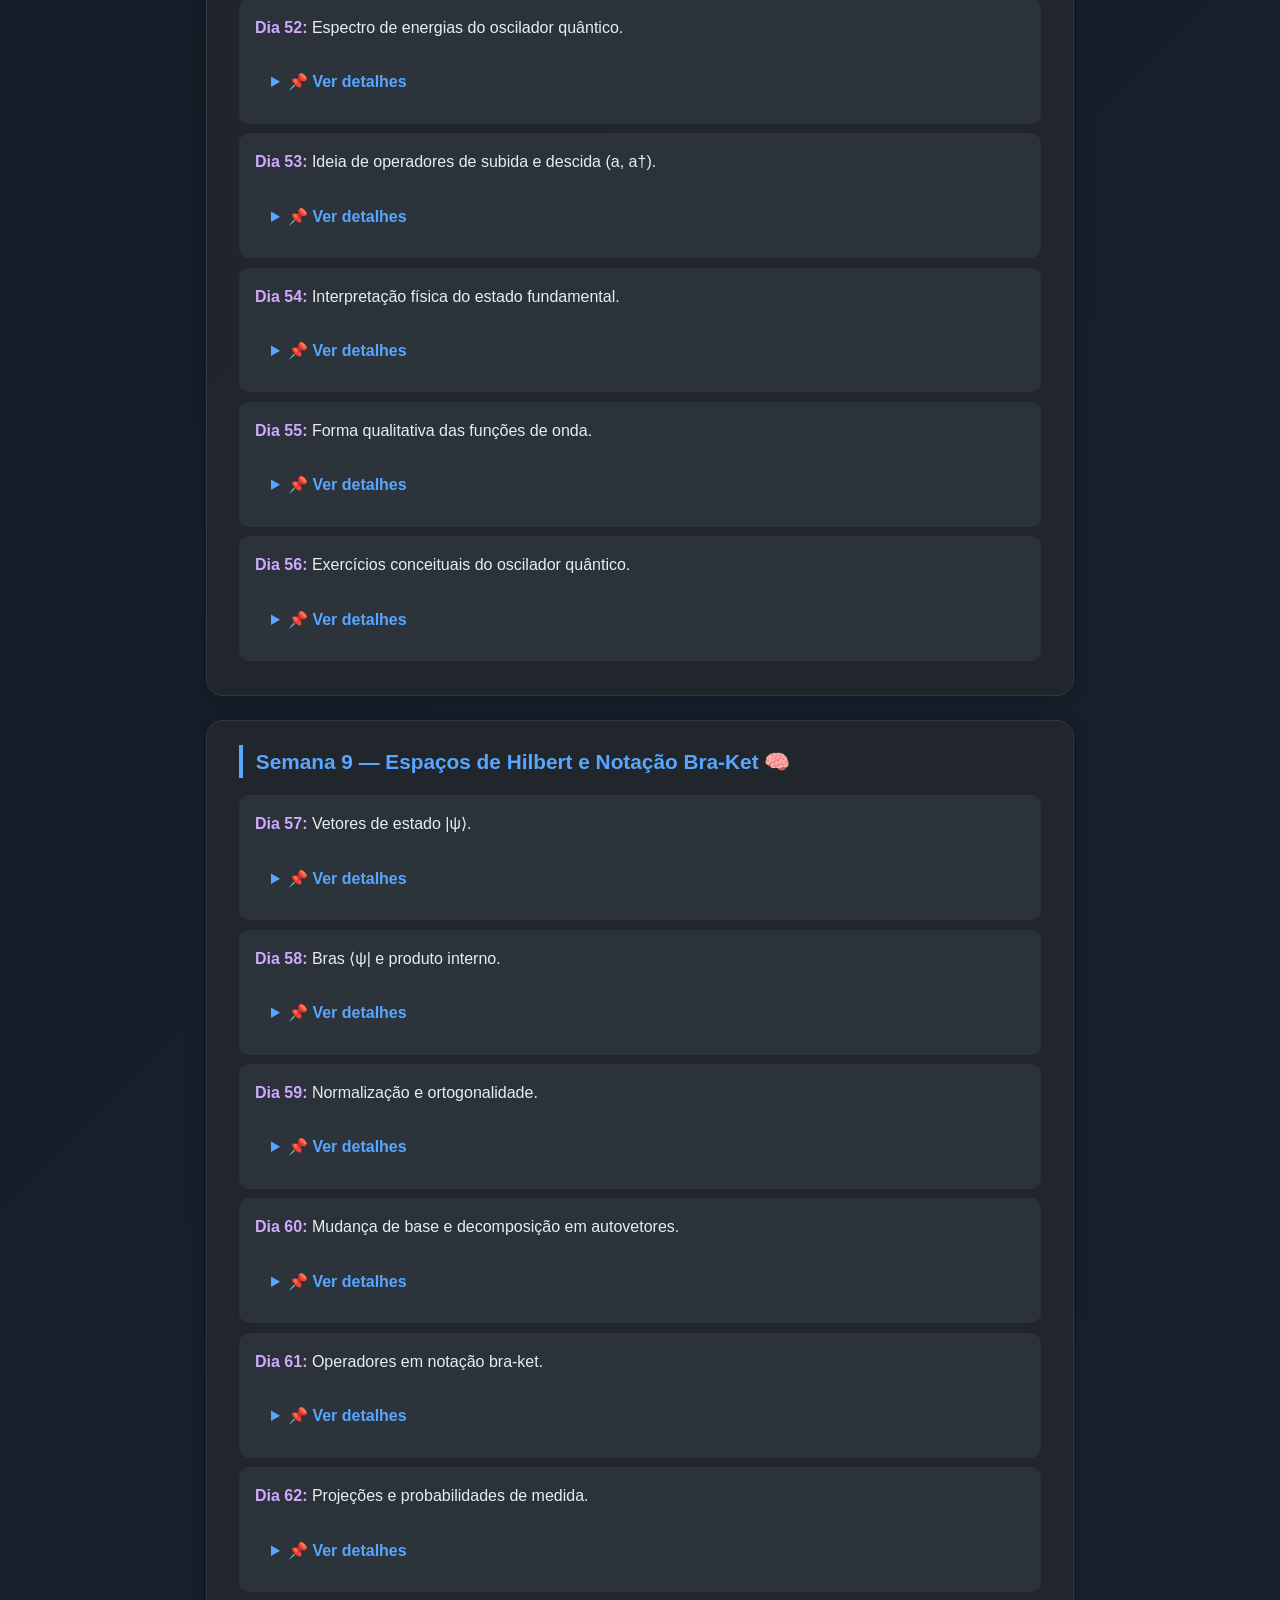
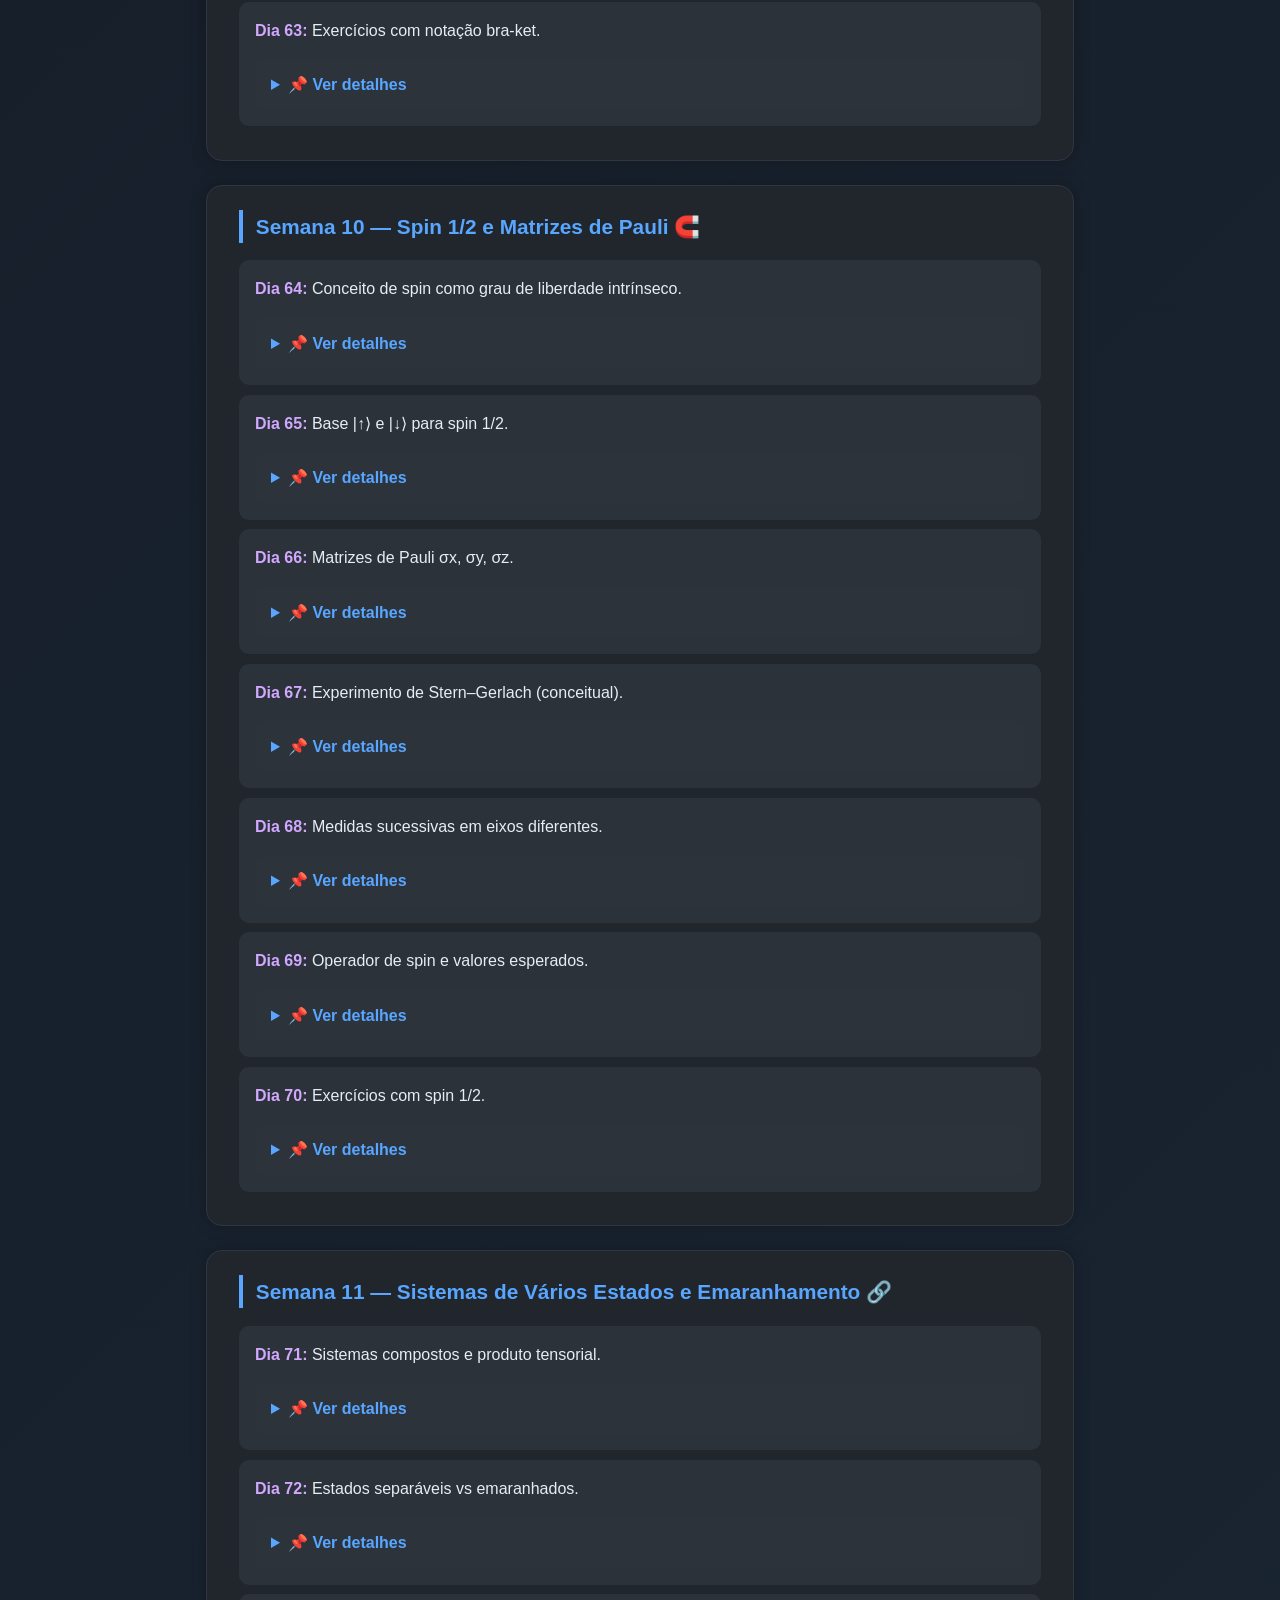
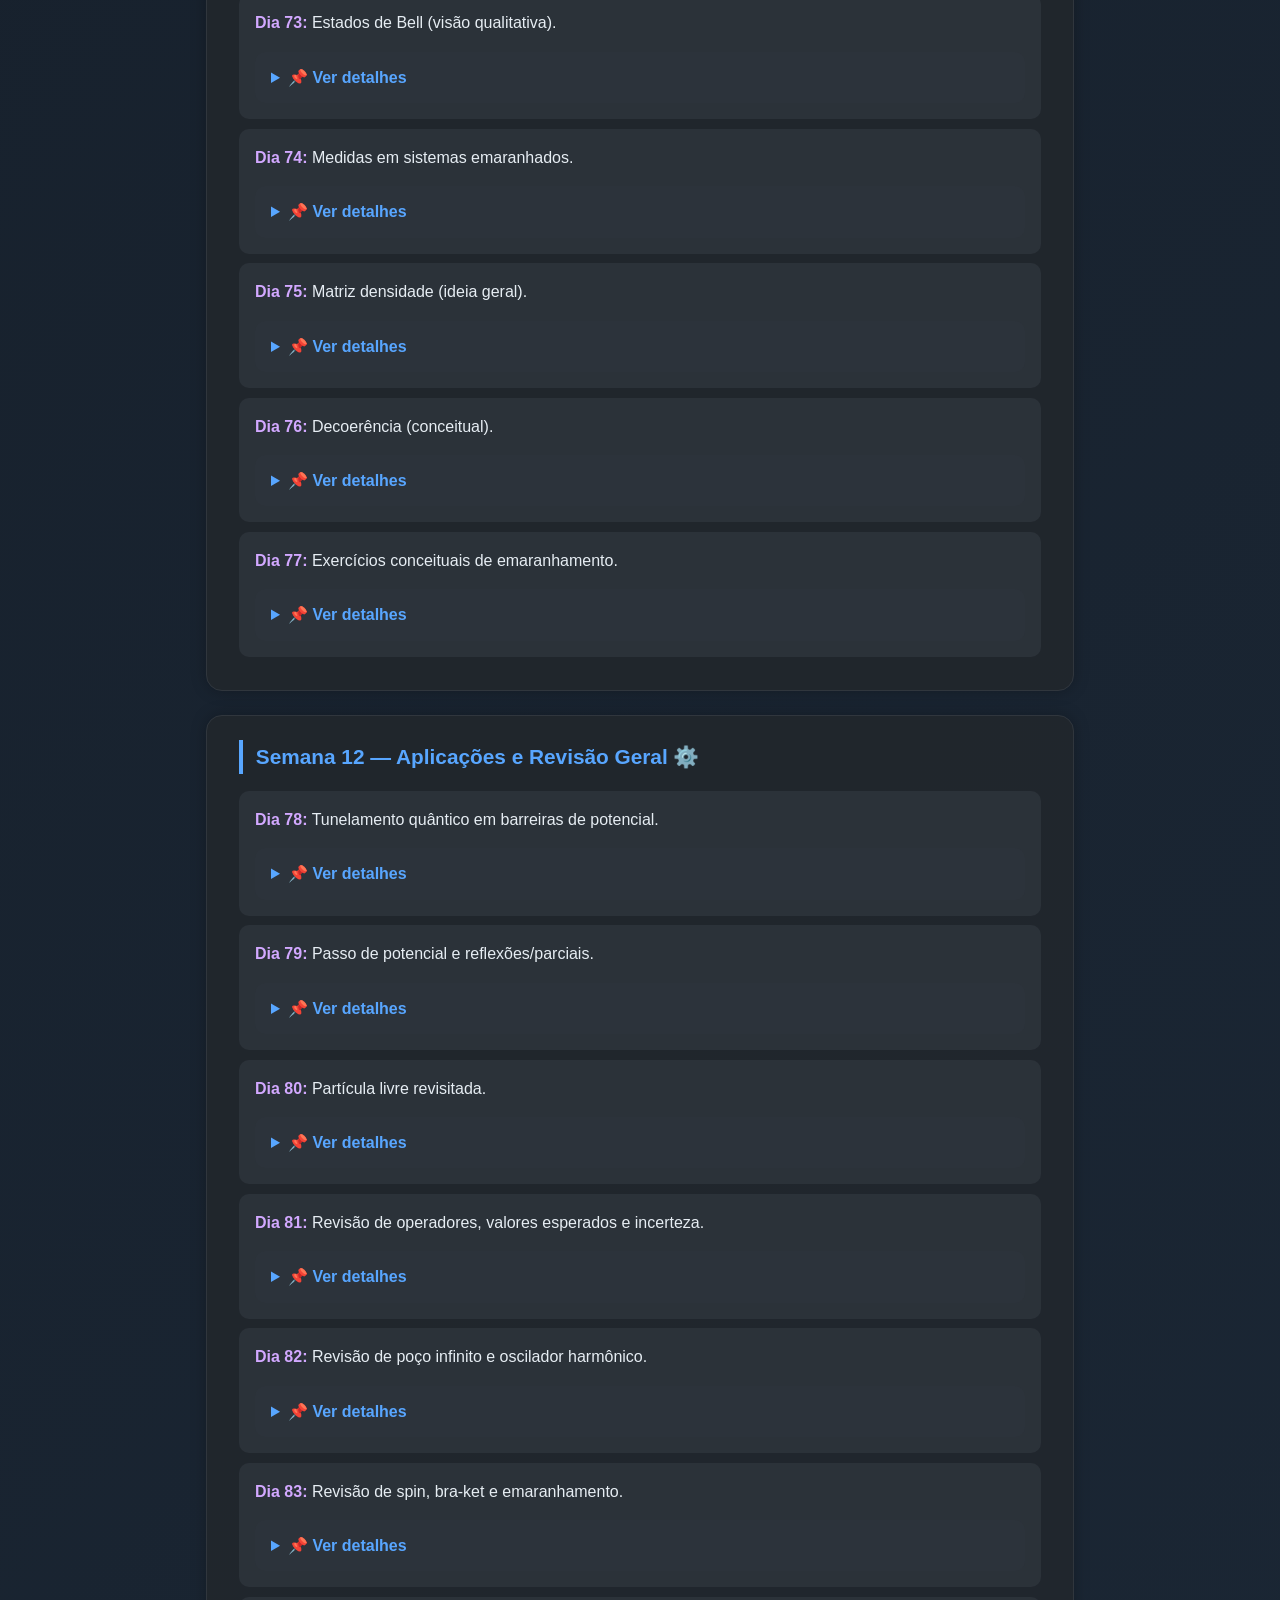
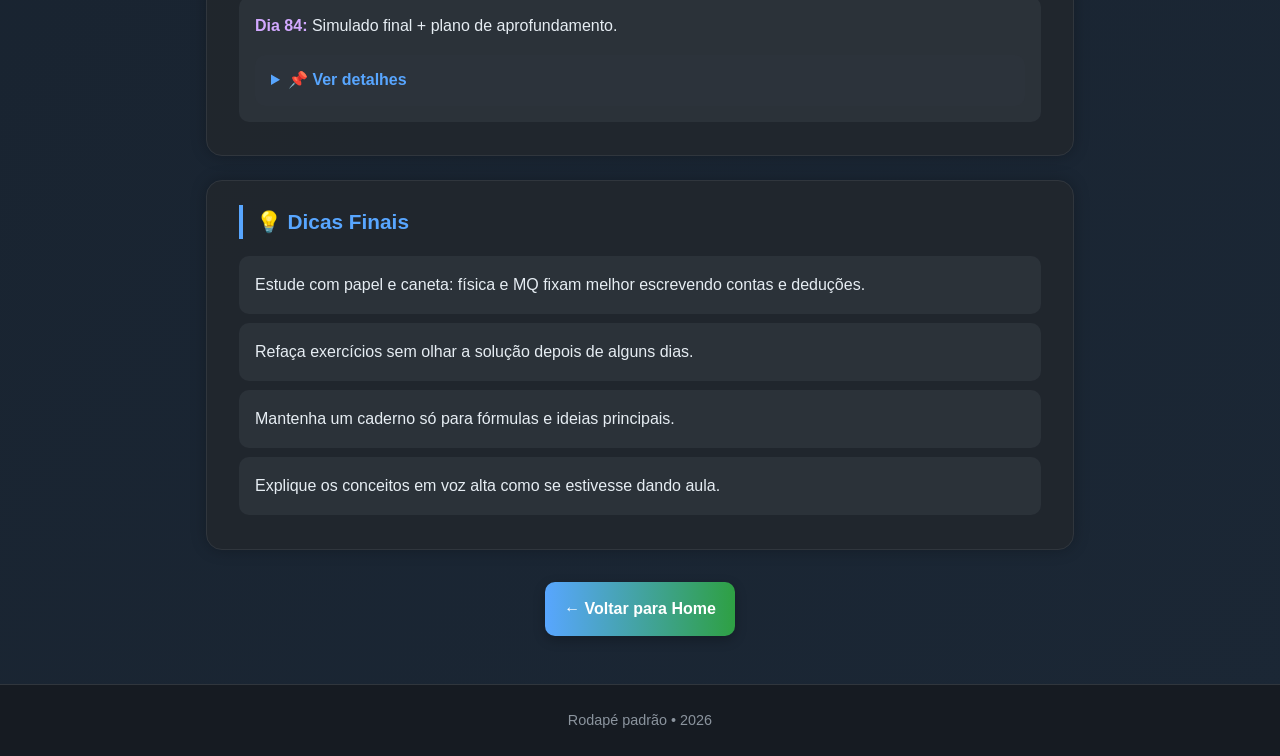
<file: pages/fisica.html>
<!DOCTYPE html>
<html lang="pt-BR">
<head>
  <meta charset="UTF-8">
  <meta name="viewport" content="width=device-width, initial-scale=1.0">
  <title>Plano de 12 Semanas - Física & Mecânica Quântica</title>
  <link rel="stylesheet" href="../style.css">
</head>
<body>
  <header>
    <h1>Plano de 12 Semanas - Física & Mecânica Quântica</h1>
    <p>Roteiro para revisar matemática, física clássica e entrar de vez em mecânica quântica ⚛️</p>
  </header>

  <main>
    <div class="nav-topo">
      <a href="../index.html" class="botao-home">← Voltar para Home</a>
    </div>

    <section>
      <h2>Semana 1 — Derivadas e Integrais Básicas 📐</h2>
      <ul class="lista-padrao">
        <li>
          <strong>Dia 1–2:</strong> Funções e gráficos (polinomiais, exponenciais, trigonométricas).
          <details>
            <summary>📌 Ver detalhes</summary>
            <div class="tipcontent">
              <p><strong>Exemplo:</strong></p>
              <pre><code>f(x) = x^2,   g(x) = sen(x),   h(x) = e^x
• Identifique zeros, máximo/mínimo visualmente
• Relacione inclinação do gráfico com variação da função</code></pre>
            </div>
          </details>
        </li>
        <li>
          <strong>Dia 3:</strong> Definição de derivada como taxa de variação.
          <details>
            <summary>📌 Ver detalhes</summary>
            <div class="tipcontent">
              <pre><code>Definição:
f'(x) = lim(Δx→0) [f(x + Δx) - f(x)] / Δx

Intuição:
• "Velocidade" da função naquele ponto</code></pre>
            </div>
          </details>
        </li>
        <li>
          <strong>Dia 4:</strong> Regras de derivação (soma, produto, quociente, cadeia).
          <details>
            <summary>📌 Ver detalhes</summary>
            <div class="tipcontent">
              <pre><code>d/dx (x^3) = 3x^2
d/dx (sen x) = cos x
d/dx (e^x) = e^x
d/dx (ln x) = 1/x</code></pre>
            </div>
          </details>
        </li>
        <li>
          <strong>Dia 5:</strong> Introdução a integrais indefinidas.
          <details>
            <summary>📌 Ver detalhes</summary>
            <div class="tipcontent">
              <pre><code>∫ x dx = x^2 / 2 + C
∫ cos x dx = sen x + C
∫ e^x dx = e^x + C</code></pre>
            </div>
          </details>
        </li>
        <li>
          <strong>Dia 6:</strong> Integrais definidas e área sob a curva.
          <details>
            <summary>📌 Ver detalhes</summary>
            <div class="tipcontent">
              <pre><code>∫[a→b] f(x) dx = área sob o gráfico de f entre a e b

Exemplo:
∫[0→1] x^2 dx = [x^3/3]_0^1 = 1/3</code></pre>
            </div>
          </details>
        </li>
        <li>
          <strong>Dia 7:</strong> Lista de exercícios mistos (derivar e integrar).
          <details>
            <summary>📌 Ver detalhes</summary>
            <div class="tipcontent">
              <p>Monte 10 exercícios mistos e resolva passo a passo. Refazer sem colar depois.</p>
            </div>
          </details>
        </li>
      </ul>
    </section>

    <section>
      <h2>Semana 2 — Álgebra Linear Aplicada 🧩</h2>
      <ul class="lista-padrao">
        <li>
          <strong>Dia 8:</strong> Vetores em ℝ² e ℝ³ (módulo, direção, soma).
          <details>
            <summary>📌 Ver detalhes</summary>
            <div class="tipcontent">
              <pre><code>v = (vx, vy, vz)
|v| = √(vx² + vy² + vz²)
Soma: u + v = (ux + vx, ...)</code></pre>
            </div>
          </details>
        </li>
        <li>
          <strong>Dia 9:</strong> Matrizes, multiplicação e transposta.
          <details>
            <summary>📌 Ver detalhes</summary>
            <div class="tipcontent">
              <pre><code>A = [[1, 2],
     [3, 4]]

Aᵀ = [[1, 3],
      [2, 4]]</code></pre>
            </div>
          </details>
        </li>
        <li>
          <strong>Dia 10:</strong> Sistemas lineares e inversa de matriz 2x2.
          <details>
            <summary>📌 Ver detalhes</summary>
            <div class="tipcontent">
              <pre><code>A = [[a, b],
     [c, d]]

det(A) = ad - bc
Se det(A) ≠ 0, A⁻¹ existe.</code></pre>
            </div>
          </details>
        </li>
        <li>
          <strong>Dia 11:</strong> Autovalores e autovetores (introdução).
          <details>
            <summary>📌 Ver detalhes</summary>
            <div class="tipcontent">
              <pre><code>Av = λv
• λ é autovalor
• v é autovetor associado</code></pre>
            </div>
          </details>
        </li>
        <li>
          <strong>Dia 12:</strong> Diagonalização (ideia geral).
          <details>
            <summary>📌 Ver detalhes</summary>
            <div class="tipcontent">
              <pre><code>A = PDP⁻¹
• D: matriz diagonal (autovalores)
• Colunas de P: autovetores</code></pre>
            </div>
          </details>
        </li>
        <li>
          <strong>Dia 13:</strong> Matrizes hermitianas (visão inicial).
          <details>
            <summary>📌 Ver detalhes</summary>
            <div class="tipcontent">
              <pre><code>A hermitiana: A† = A
• Autovalores reais
• Muito usada em MQ como observáveis</code></pre>
            </div>
          </details>
        </li>
        <li>
          <strong>Dia 14:</strong> Exercícios com vetores, matrizes e autovalores.
          <details>
            <summary>📌 Ver detalhes</summary>
            <div class="tipcontent">
              <p>Resolva 5 sistemas lineares, 3 problemas de autovalores e revise a teoria.</p>
            </div>
          </details>
        </li>
      </ul>
    </section>

    <section>
      <h2>Semana 3 — Números Complexos e Ondas 🌊</h2>
      <ul class="lista-padrao">
        <li>
          <strong>Dia 15:</strong> Forma algébrica: a + bi, módulo e conjugado.
          <details>
            <summary>📌 Ver detalhes</summary>
            <div class="tipcontent">
              <pre><code>z = a + bi
|z| = √(a² + b²)
Conjugado: z* = a - bi</code></pre>
            </div>
          </details>
        </li>
        <li>
          <strong>Dia 16:</strong> Forma polar e exponencial.
          <details>
            <summary>📌 Ver detalhes</summary>
            <div class="tipcontent">
              <pre><code>z = r (cos θ + i sen θ)
z = r e^{iθ}
e^{iθ} = cos θ + i sen θ</code></pre>
            </div>
          </details>
        </li>
        <li>
          <strong>Dia 17:</strong> Operações com complexos (produto, divisão, potenciação simples).
          <details>
            <summary>📌 Ver detalhes</summary>
            <div class="tipcontent">
              <pre><code>(a + bi)(c + di) = (ac - bd) + (ad + bc)i</code></pre>
            </div>
          </details>
        </li>
        <li>
          <strong>Dia 18:</strong> Ondas: amplitude, frequência, comprimento de onda.
          <details>
            <summary>📌 Ver detalhes</summary>
            <div class="tipcontent">
              <pre><code>y(x,t) = A sen(kx - ωt)
k = 2π/λ     ω = 2πf</code></pre>
            </div>
          </details>
        </li>
        <li>
          <strong>Dia 19:</strong> Interferência construtiva e destrutiva.
          <details>
            <summary>📌 Ver detalhes</summary>
            <div class="tipcontent">
              <pre><code>Construtiva: fase em fase → máximo
Destrutiva: defasagem de π → mínimo</code></pre>
            </div>
          </details>
        </li>
        <li>
          <strong>Dia 20:</strong> Representação complexa de ondas.
          <details>
            <summary>📌 Ver detalhes</summary>
            <div class="tipcontent">
              <pre><code>ψ(x,t) = A e^{i(kx - ωt)}
• Parte real/imag: seno e cosseno</code></pre>
            </div>
          </details>
        </li>
        <li>
          <strong>Dia 21:</strong> Exercícios com ondas e complexos.
          <details>
            <summary>📌 Ver detalhes</summary>
            <div class="tipcontent">
              <p>Relacione frequência, período, λ e velocidade v = λf em 5 exemplos numéricos.</p>
            </div>
          </details>
        </li>
      </ul>
    </section>

    <section>
      <h2>Semana 4 — Mecânica Clássica Essencial 🚀</h2>
      <ul class="lista-padrao">
        <li>
          <strong>Dia 22:</strong> Cinemática 1D: posição, velocidade, aceleração.
          <details>
            <summary>📌 Ver detalhes</summary>
            <div class="tipcontent">
              <pre><code>v = dx/dt
a = dv/dt

Movimento uniforme:
x(t) = x₀ + vt</code></pre>
            </div>
          </details>
        </li>
        <li>
          <strong>Dia 23:</strong> Leis de Newton e força resultante.
          <details>
            <summary>📌 Ver detalhes</summary>
            <div class="tipcontent">
              <pre><code>F = m a
ΣF = m a

Exemplo: queda livre (sem resistência do ar)</code></pre>
            </div>
          </details>
        </li>
        <li>
          <strong>Dia 24:</strong> Trabalho e energia cinética.
          <details>
            <summary>📌 Ver detalhes</summary>
            <div class="tipcontent">
              <pre><code>W = ∫ F · dx
Ec = (1/2) m v²</code></pre>
            </div>
          </details>
        </li>
        <li>
          <strong>Dia 25:</strong> Energia potencial e conservação de energia.
          <details>
            <summary>📌 Ver detalhes</summary>
            <div class="tipcontent">
              <pre><code>Ep(gravitacional) = m g h
Etotal = Ec + Ep = constante (sem dissipação)</code></pre>
            </div>
          </details>
        </li>
        <li>
          <strong>Dia 26:</strong> Momento linear e impulso.
          <details>
            <summary>📌 Ver detalhes</summary>
            <div class="tipcontent">
              <pre><code>p = m v
Impulso: J = ∫ F dt = Δp</code></pre>
            </div>
          </details>
        </li>
        <li>
          <strong>Dia 27:</strong> Oscilador harmônico clássico.
          <details>
            <summary>📌 Ver detalhes</summary>
            <div class="tipcontent">
              <pre><code>F = -kx
m d²x/dt² + kx = 0
Solução: x(t) = A cos(ωt + φ)</code></pre>
            </div>
          </details>
        </li>
        <li>
          <strong>Dia 28:</strong> Exercícios de energia e oscilador.
          <details>
            <summary>📌 Ver detalhes</summary>
            <div class="tipcontent">
              <p>Resolva 3 problemas de mola e 3 de energia conservativa.</p>
            </div>
          </details>
        </li>
      </ul>
    </section>

    <section>
      <h2>Semana 5 — Ondas, Probabilidade e Dupla Fenda 🎯</h2>
      <ul class="lista-padrao">
        <li>
          <strong>Dia 29:</strong> Revisão de ondas e interferência.
          <details>
            <summary>📌 Ver detalhes</summary>
            <div class="tipcontent">
              <p>Compare padrões de interferência de ondas mecânicas e luz.</p>
            </div>
          </details>
        </li>
        <li>
          <strong>Dia 30:</strong> Experimento da dupla fenda (conceitual).
          <details>
            <summary>📌 Ver detalhes</summary>
            <div class="tipcontent">
              <p>Discuta padrão de interferência com partículas individuais (elétrons/fótons).</p>
            </div>
          </details>
        </li>
        <li>
          <strong>Dia 31:</strong> Introdução à interpretação probabilística.
          <details>
            <summary>📌 Ver detalhes</summary>
            <div class="tipcontent">
              <pre><code>|ψ(x)|² → densidade de probabilidade
∫ |ψ(x)|² dx = 1</code></pre>
            </div>
          </details>
        </li>
        <li>
          <strong>Dia 32:</strong> Normalização de funções simples.
          <details>
            <summary>📌 Ver detalhes</summary>
            <div class="tipcontent">
              <pre><code>Exemplo:
ψ(x) = A em [0, L]

∫[0→L] |A|² dx = 1 → A = 1/√L</code></pre>
            </div>
          </details>
        </li>
        <li>
          <strong>Dia 33:</strong> Função de onda: significado físico.
          <details>
            <summary>📌 Ver detalhes</summary>
            <div class="tipcontent">
              <p>Discutir por que só |ψ|² é observável, não ψ em si.</p>
            </div>
          </details>
        </li>
        <li>
          <strong>Dia 34:</strong> Pacotes de onda (ideia).
          <details>
            <summary>📌 Ver detalhes</summary>
            <div class="tipcontent">
              <p>Superposição de ondas monocromáticas para representar uma partícula localizada.</p>
            </div>
          </details>
        </li>
        <li>
          <strong>Dia 35:</strong> Exercícios conceituais da dupla fenda e probabilidade.
          <details>
            <summary>📌 Ver detalhes</summary>
            <div class="tipcontent">
              <p>Responder questões teóricas e croquis de padrões de interferência.</p>
            </div>
          </details>
        </li>
      </ul>
    </section>

    <section>
      <h2>Semana 6 — Operadores e Relação de Incerteza 📊</h2>
      <ul class="lista-padrao">
        <li>
          <strong>Dia 36:</strong> O que é um operador em MQ.
          <details>
            <summary>📌 Ver detalhes</summary>
            <div class="tipcontent">
              <pre><code>Operador: "regra" que age sobre funções
Ex: derivada é um operador: D[f] = df/dx</code></pre>
            </div>
          </details>
        </li>
        <li>
          <strong>Dia 37:</strong> Operador posição x̂ e momento p̂.
          <details>
            <summary>📌 Ver detalhes</summary>
            <div class="tipcontent">
              <pre><code>x̂ ψ(x) = x ψ(x)
p̂ ψ(x) = -i ħ dψ/dx</code></pre>
            </div>
          </details>
        </li>
        <li>
          <strong>Dia 38:</strong> Comutadores [A, B].
          <details>
            <summary>📌 Ver detalhes</summary>
            <div class="tipcontent">
              <pre><code>[A, B] = AB - BA
[x̂, p̂] = i ħ</code></pre>
            </div>
          </details>
        </li>
        <li>
          <strong>Dia 39:</strong> Relação de incerteza de Heisenberg.
          <details>
            <summary>📌 Ver detalhes</summary>
            <div class="tipcontent">
              <pre><code>Δx Δp ≥ ħ / 2</code></pre>
            </div>
          </details>
        </li>
        <li>
          <strong>Dia 40:</strong> Operadores hermitianos como observáveis.
          <details>
            <summary>📌 Ver detalhes</summary>
            <div class="tipcontent">
              <p>Autovalores reais ↔ resultados possíveis de medidas físicas.</p>
            </div>
          </details>
        </li>
        <li>
          <strong>Dia 41:</strong> Valor esperado de um observável.
          <details>
            <summary>📌 Ver detalhes</summary>
            <div class="tipcontent">
              <pre><code>&lt;A&gt; = ∫ ψ*(x) A ψ(x) dx</code></pre>
            </div>
          </details>
        </li>
        <li>
          <strong>Dia 42:</strong> Exercícios com operadores e incerteza.
          <details>
            <summary>📌 Ver detalhes</summary>
            <div class="tipcontent">
              <p>Calcule comutadores simples e discuta implicações físicas.</p>
            </div>
          </details>
        </li>
      </ul>
    </section>

    <section>
      <h2>Semana 7 — Equação de Schrödinger 1D 📉</h2>
      <ul class="lista-padrao">
        <li>
          <strong>Dia 43:</strong> Schrödinger dependente do tempo (forma geral).
          <details>
            <summary>📌 Ver detalhes</summary>
            <div class="tipcontent">
              <pre><code>i ħ ∂ψ/∂t = Ĥ ψ
Ĥ: operador Hamiltoniano (energia total)</code></pre>
            </div>
          </details>
        </li>
        <li>
          <strong>Dia 44:</strong> Hamiltoniano de partícula em 1D.
          <details>
            <summary>📌 Ver detalhes</summary>
            <div class="tipcontent">
              <pre><code>Ĥ = - (ħ² / 2m) (∂²/∂x²) + V(x)</code></pre>
            </div>
          </details>
        </li>
        <li>
          <strong>Dia 45:</strong> Separação de variáveis (tempo e espaço).
          <details>
            <summary>📌 Ver detalhes</summary>
            <div class="tipcontent">
              <pre><code>ψ(x,t) = φ(x) T(t)
→ Equação independente do tempo para φ(x)</code></pre>
            </div>
          </details>
        </li>
        <li>
          <strong>Dia 46:</strong> Poço de potencial infinito.
          <details>
            <summary>📌 Ver detalhes</summary>
            <div class="tipcontent">
              <pre><code>V(x) = 0 em (0,L), infinito fora

Soluções:
φₙ(x) = √(2/L) sen(nπx/L)
Eₙ = (n² π² ħ²)/(2mL²)</code></pre>
            </div>
          </details>
        </li>
        <li>
          <strong>Dia 47:</strong> Condições de contorno e quantização de energia.
          <details>
            <summary>📌 Ver detalhes</summary>
            <div class="tipcontent">
              <p>Entenda por que só certos valores de energia são permitidos.</p>
            </div>
          </details>
        </li>
        <li>
          <strong>Dia 48:</strong> Poço finito (visão qualitativa).
          <details>
            <summary>📌 Ver detalhes</summary>
            <div class="tipcontent">
              <p>Explique qualitativamente o decaimento exponencial fora da região do poço.</p>
            </div>
          </details>
        </li>
        <li>
          <strong>Dia 49:</strong> Exercícios de poço infinito.
          <details>
            <summary>📌 Ver detalhes</summary>
            <div class="tipcontent">
              <p>Calcule Eₙ e probabilidades para n = 1, 2, 3 em exemplos numéricos.</p>
            </div>
          </details>
        </li>
      </ul>
    </section>

    <section>
      <h2>Semana 8 — Oscilador Harmônico Quântico 🎼</h2>
      <ul class="lista-padrao">
        <li>
          <strong>Dia 50:</strong> Revisão do oscilador clássico.
          <details>
            <summary>📌 Ver detalhes</summary>
            <div class="tipcontent">
              <p>Compare energia e período do sistema massa-mola com diferentes amplitudes.</p>
            </div>
          </details>
        </li>
        <li>
          <strong>Dia 51:</strong> Equação de Schrödinger para V(x) = (1/2) m ω² x².
          <details>
            <summary>📌 Ver detalhes</summary>
            <div class="tipcontent">
              <p>Monte a equação e discuta a forma geral das soluções.</p>
            </div>
          </details>
        </li>
        <li>
          <strong>Dia 52:</strong> Espectro de energias do oscilador quântico.
          <details>
            <summary>📌 Ver detalhes</summary>
            <div class="tipcontent">
              <pre><code>Eₙ = ħω (n + 1/2),   n = 0,1,2,...</code></pre>
            </div>
          </details>
        </li>
        <li>
          <strong>Dia 53:</strong> Ideia de operadores de subida e descida (a, a†).
          <details>
            <summary>📌 Ver detalhes</summary>
            <div class="tipcontent">
              <p>Entenda o papel de a e a† para gerar estados de energia.</p>
            </div>
          </details>
        </li>
        <li>
          <strong>Dia 54:</strong> Interpretação física do estado fundamental.
          <details>
            <summary>📌 Ver detalhes</summary>
            <div class="tipcontent">
              <p>Discuta por que não existe energia zero: energia de ponto zero.</p>
            </div>
          </details>
        </li>
        <li>
          <strong>Dia 55:</strong> Forma qualitativa das funções de onda.
          <details>
            <summary>📌 Ver detalhes</summary>
            <div class="tipcontent">
              <p>Esboce ψ₀(x), ψ₁(x), ψ₂(x), focando em nós e simetria.</p>
            </div>
          </details>
        </li>
        <li>
          <strong>Dia 56:</strong> Exercícios conceituais do oscilador quântico.
          <details>
            <summary>📌 Ver detalhes</summary>
            <div class="tipcontent">
              <p>Relacione estados quânticos e comportamento clássico para grandes n.</p>
            </div>
          </details>
        </li>
      </ul>
    </section>

    <section>
      <h2>Semana 9 — Espaços de Hilbert e Notação Bra-Ket 🧠</h2>
      <ul class="lista-padrao">
        <li>
          <strong>Dia 57:</strong> Vetores de estado |ψ⟩.
          <details>
            <summary>📌 Ver detalhes</summary>
            <div class="tipcontent">
              <p>Relacione a função de onda ψ(x) com o vetor abstrato |ψ⟩.</p>
            </div>
          </details>
        </li>
        <li>
          <strong>Dia 58:</strong> Bras ⟨ψ| e produto interno.
          <details>
            <summary>📌 Ver detalhes</summary>
            <div class="tipcontent">
              <pre><code>&lt;φ|ψ&gt; = ∫ φ*(x) ψ(x) dx</code></pre>
            </div>
          </details>
        </li>
        <li>
          <strong>Dia 59:</strong> Normalização e ortogonalidade.
          <details>
            <summary>📌 Ver detalhes</summary>
            <div class="tipcontent">
              <pre><code>&lt;ψ|ψ&gt; = 1
&lt;φₙ|φₘ&gt; = 0,   se n ≠ m</code></pre>
            </div>
          </details>
        </li>
        <li>
          <strong>Dia 60:</strong> Mudança de base e decomposição em autovetores.
          <details>
            <summary>📌 Ver detalhes</summary>
            <div class="tipcontent">
              <p>Escreva |ψ⟩ como combinação linear de autovetores de um observável.</p>
            </div>
          </details>
        </li>
        <li>
          <strong>Dia 61:</strong> Operadores em notação bra-ket.
          <details>
            <summary>📌 Ver detalhes</summary>
            <div class="tipcontent">
              <pre><code>A|ψ&gt; → novo vetor de estado
&lt;φ|A|ψ&gt; → número complexo (expectativa ou amplitude)</code></pre>
            </div>
          </details>
        </li>
        <li>
          <strong>Dia 62:</strong> Projeções e probabilidades de medida.
          <details>
            <summary>📌 Ver detalhes</summary>
            <div class="tipcontent">
              <p>Probabilidade de medir autovalor aₙ: |⟨aₙ|ψ⟩|².</p>
            </div>
          </details>
        </li>
        <li>
          <strong>Dia 63:</strong> Exercícios com notação bra-ket.
          <details>
            <summary>📌 Ver detalhes</summary>
            <div class="tipcontent">
              <p>Trabalhe com sistemas finitos (2 ou 3 estados) para fixar o formalismo.</p>
            </div>
          </details>
        </li>
      </ul>
    </section>

    <section>
      <h2>Semana 10 — Spin 1/2 e Matrizes de Pauli 🧲</h2>
      <ul class="lista-padrao">
        <li>
          <strong>Dia 64:</strong> Conceito de spin como grau de liberdade intrínseco.
          <details>
            <summary>📌 Ver detalhes</summary>
            <div class="tipcontent">
              <p>Discuta diferença entre spin e movimento orbital.</p>
            </div>
          </details>
        </li>
        <li>
          <strong>Dia 65:</strong> Base |↑⟩ e |↓⟩ para spin 1/2.
          <details>
            <summary>📌 Ver detalhes</summary>
            <div class="tipcontent">
              <pre><code>|↑z&gt; = [1, 0]ᵀ
|↓z&gt; = [0, 1]ᵀ</code></pre>
            </div>
          </details>
        </li>
        <li>
          <strong>Dia 66:</strong> Matrizes de Pauli σx, σy, σz.
          <details>
            <summary>📌 Ver detalhes</summary>
            <div class="tipcontent">
              <pre><code>σx = [[0, 1],
      [1, 0]]

σy = [[0, -i],
      [i,  0]]

σz = [[1,  0],
      [0, -1]]</code></pre>
            </div>
          </details>
        </li>
        <li>
          <strong>Dia 67:</strong> Experimento de Stern–Gerlach (conceitual).
          <details>
            <summary>📌 Ver detalhes</summary>
            <div class="tipcontent">
              <p>Explique por que só aparecem dois resultados discretos.</p>
            </div>
          </details>
        </li>
        <li>
          <strong>Dia 68:</strong> Medidas sucessivas em eixos diferentes.
          <details>
            <summary>📌 Ver detalhes</summary>
            <div class="tipcontent">
              <p>Analise o que acontece ao medir σx após σz, e vice-versa.</p>
            </div>
          </details>
        </li>
        <li>
          <strong>Dia 69:</strong> Operador de spin e valores esperados.
          <details>
            <summary>📌 Ver detalhes</summary>
            <div class="tipcontent">
              <p>Calcule ⟨S_z⟩ para estados superpostos como α|↑⟩ + β|↓⟩.</p>
            </div>
          </details>
        </li>
        <li>
          <strong>Dia 70:</strong> Exercícios com spin 1/2.
          <details>
            <summary>📌 Ver detalhes</summary>
            <div class="tipcontent">
              <p>Montar estados, calcular probabilidades e valores esperados para σx, σy, σz.</p>
            </div>
          </details>
        </li>
      </ul>
    </section>

    <section>
      <h2>Semana 11 — Sistemas de Vários Estados e Emaranhamento 🔗</h2>
      <ul class="lista-padrao">
        <li>
          <strong>Dia 71:</strong> Sistemas compostos e produto tensorial.
          <details>
            <summary>📌 Ver detalhes</summary>
            <div class="tipcontent">
              <p>Entenda como escrever estados de dois spins: |↑⟩⊗|↓⟩, etc.</p>
            </div>
          </details>
        </li>
        <li>
          <strong>Dia 72:</strong> Estados separáveis vs emaranhados.
          <details>
            <summary>📌 Ver detalhes</summary>
            <div class="tipcontent">
              <p>Diferencie estados que podem ser escritos como produto e os que não podem.</p>
            </div>
          </details>
        </li>
        <li>
          <strong>Dia 73:</strong> Estados de Bell (visão qualitativa).
          <details>
            <summary>📌 Ver detalhes</summary>
            <div class="tipcontent">
              <pre><code>|Ψ⁻&gt; = (1/√2)(|↑↓&gt; - |↓↑&gt;)</code></pre>
            </div>
          </details>
        </li>
        <li>
          <strong>Dia 74:</strong> Medidas em sistemas emaranhados.
          <details>
            <summary>📌 Ver detalhes</summary>
            <div class="tipcontent">
              <p>Discuta correlações instantâneas entre medidas em duas partículas.</p>
            </div>
          </details>
        </li>
        <li>
          <strong>Dia 75:</strong> Matriz densidade (ideia geral).
          <details>
            <summary>📌 Ver detalhes</summary>
            <div class="tipcontent">
              <p>Use ρ para descrever estados mistos e traço parcial.</p>
            </div>
          </details>
        </li>
        <li>
          <strong>Dia 76:</strong> Decoerência (conceitual).
          <details>
            <summary>📌 Ver detalhes</summary>
            <div class="tipcontent">
              <p>Entenda como interação com o ambiente destrói coerência quântica.</p>
            </div>
          </details>
        </li>
        <li>
          <strong>Dia 77:</strong> Exercícios conceituais de emaranhamento.
          <details>
            <summary>📌 Ver detalhes</summary>
            <div class="tipcontent">
              <p>Analise cenários simples com pares de spins correlacionados.</p>
            </div>
          </details>
        </li>
      </ul>
    </section>

    <section>
      <h2>Semana 12 — Aplicações e Revisão Geral ⚙️</h2>
      <ul class="lista-padrao">
        <li>
          <strong>Dia 78:</strong> Tunelamento quântico em barreiras de potencial.
          <details>
            <summary>📌 Ver detalhes</summary>
            <div class="tipcontent">
              <p>Interprete fisicamente por que há probabilidade de atravessar barreiras.</p>
            </div>
          </details>
        </li>
        <li>
          <strong>Dia 79:</strong> Passo de potencial e reflexões/parciais.
          <details>
            <summary>📌 Ver detalhes</summary>
            <div class="tipcontent">
              <p>Compare coeficientes de reflexão e transmissão para diferentes energias.</p>
            </div>
          </details>
        </li>
        <li>
          <strong>Dia 80:</strong> Partícula livre revisitada.
          <details>
            <summary>📌 Ver detalhes</summary>
            <div class="tipcontent">
              <p>Considere soluções tipo onda plana e pacotes de ondas para partículas livres.</p>
            </div>
          </details>
        </li>
        <li>
          <strong>Dia 81:</strong> Revisão de operadores, valores esperados e incerteza.
          <details>
            <summary>📌 Ver detalhes</summary>
            <div class="tipcontent">
              <p>Refaça cálculos de ⟨x⟩, ⟨p⟩, Δx e Δp para exemplos simples.</p>
            </div>
          </details>
        </li>
        <li>
          <strong>Dia 82:</strong> Revisão de poço infinito e oscilador harmônico.
          <details>
            <summary>📌 Ver detalhes</summary>
            <div class="tipcontent">
              <p>Liste semelhanças e diferenças entre esses dois sistemas centrais.</p>
            </div>
          </details>
        </li>
        <li>
          <strong>Dia 83:</strong> Revisão de spin, bra-ket e emaranhamento.
          <details>
            <summary>📌 Ver detalhes</summary>
            <div class="tipcontent">
              <p>Monte um mapa mental ligando todos esses tópicos.</p>
            </div>
          </details>
        </li>
        <li>
          <strong>Dia 84:</strong> Simulado final + plano de aprofundamento.
          <details>
            <summary>📌 Ver detalhes</summary>
            <div class="tipcontent">
              <p>Resolva um conjunto de problemas cobrindo todo o curso e trace próximos passos (livros, cursos, temas avançados).</p>
            </div>
          </details>
        </li>
      </ul>
    </section>

    <section>
      <h2>💡 Dicas Finais</h2>
      <ul class="lista-padrao">
        <li>Estude com papel e caneta: física e MQ fixam melhor escrevendo contas e deduções.</li>
        <li>Refaça exercícios sem olhar a solução depois de alguns dias.</li>
        <li>Mantenha um caderno só para fórmulas e ideias principais.</li>
        <li>Explique os conceitos em voz alta como se estivesse dando aula.</li>
      </ul>
    </section>

    <div class="acoes-finais">
      <a href="../index.html" class="botao-home">← Voltar para Home</a>
    </div>
  </main>

  <footer>
    <span id="rodape-texto">Disciplina mata mais dúvida do que talento. Continue estudando.</span>
  </footer>

  <script src="../script.js"></script>
</body>
</html>
</file>
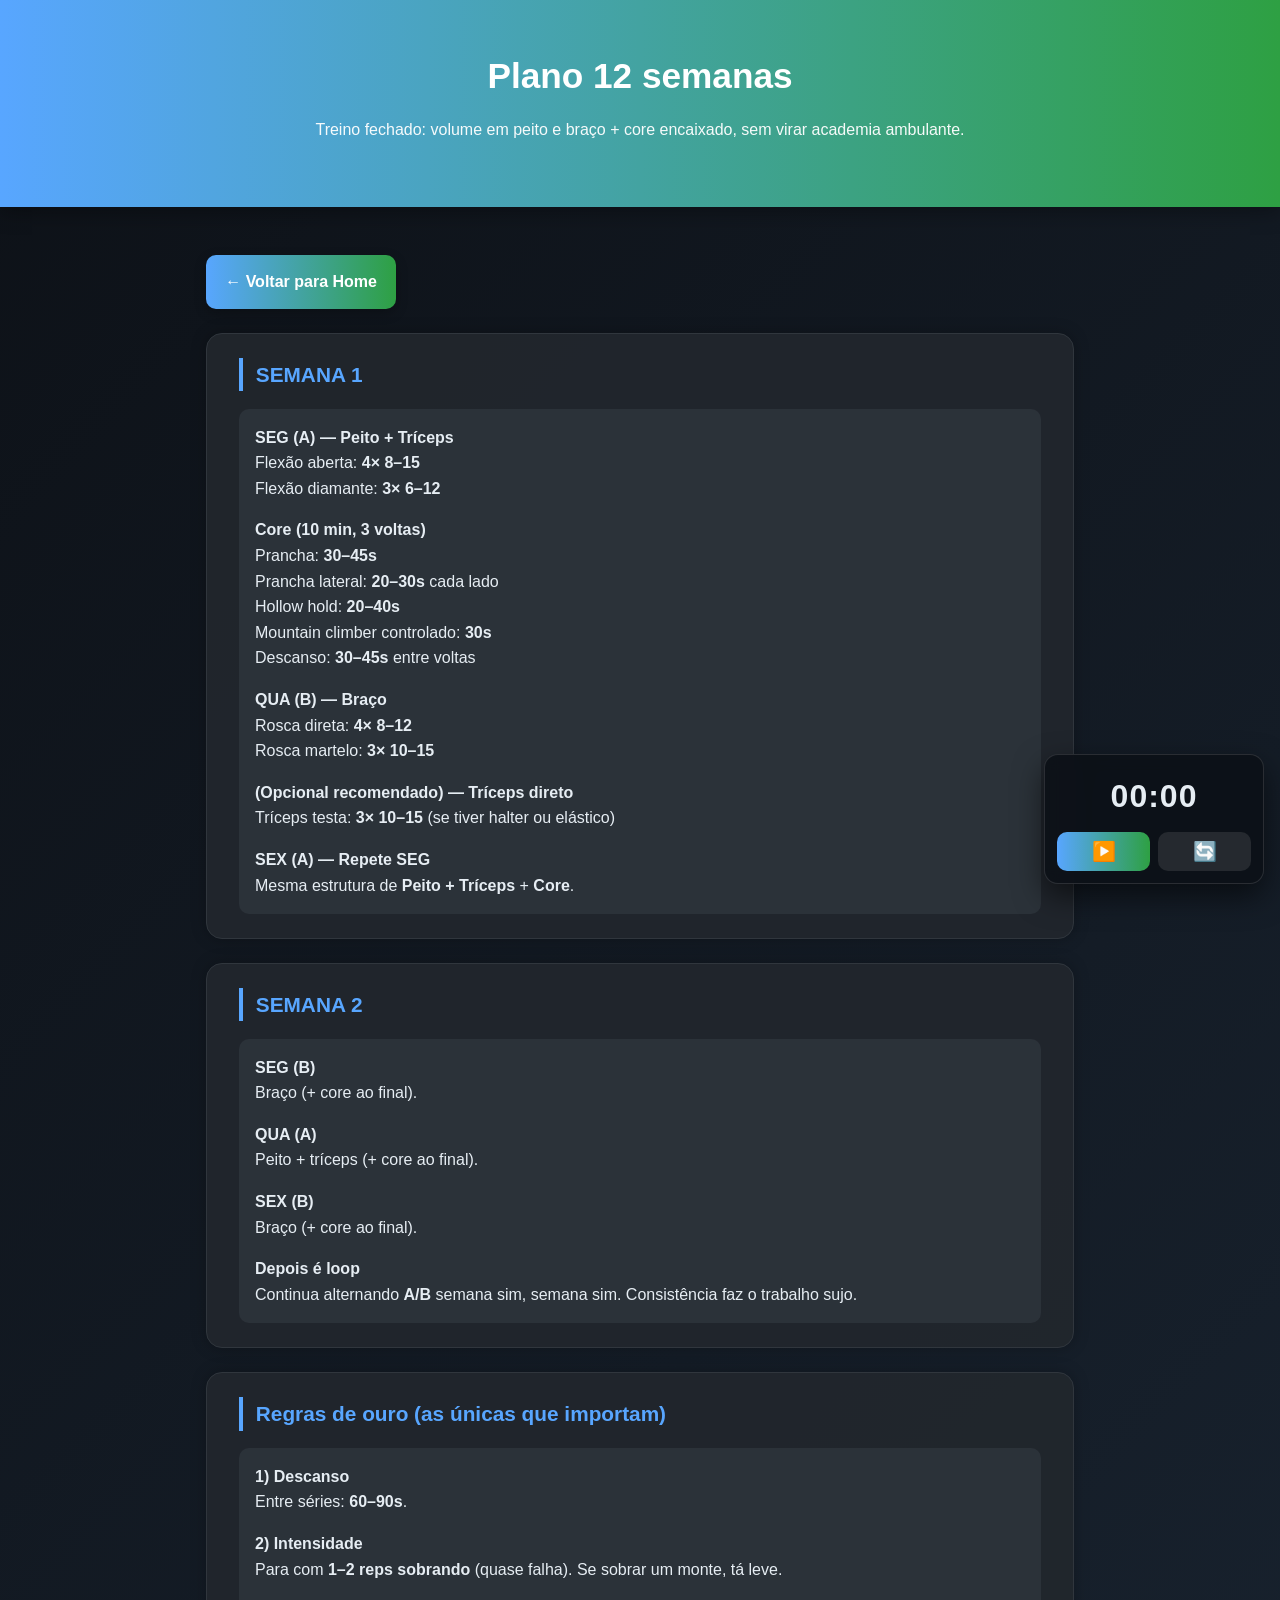
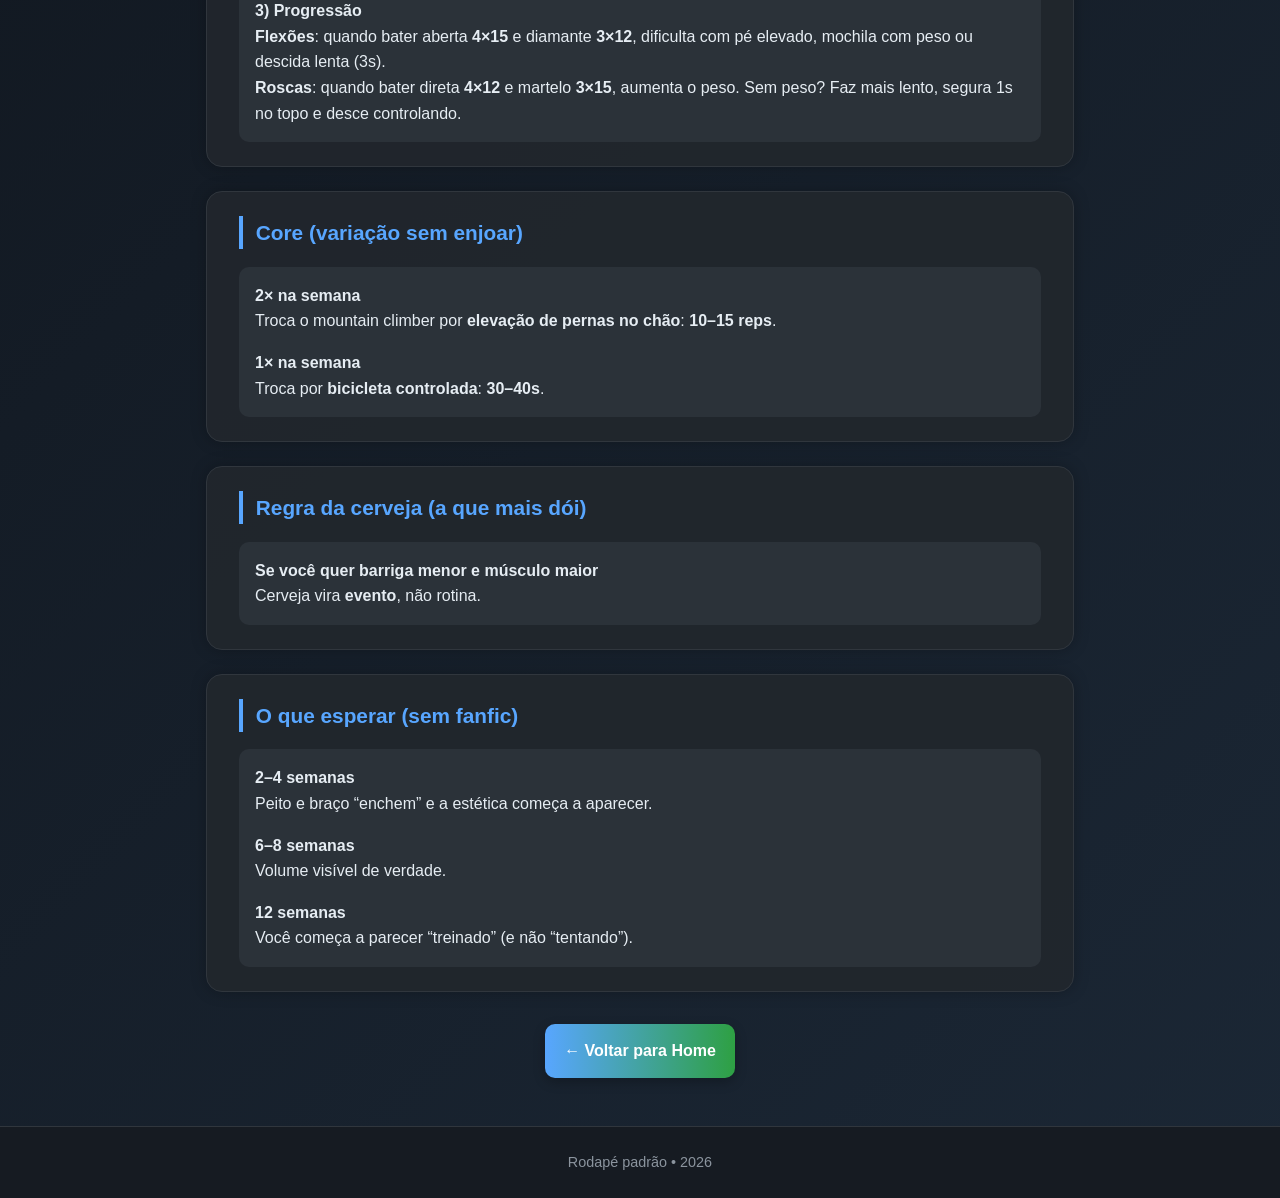
<file: pages/plano_treino_12_semanas.html>
<!DOCTYPE html>
<html lang="pt-BR">
<head>
  <meta charset="UTF-8">
  <meta name="viewport" content="width=device-width, initial-scale=1.0">
  <title>Plano de Treino 12 Semanas</title>
  <link rel="stylesheet" href="../style.css">
  <link rel="stylesheet" href="../timer-toggle.css">
</head>
<body>
  <header>
    <h1>Plano 12 semanas</h1>
    <p>Treino fechado: volume em peito e braço + core encaixado, sem virar academia ambulante.</p>
  </header>

  <main>
    <div class="nav-topo">
      <a href="../index.html" class="botao-home">← Voltar para Home</a>
    </div>

    <section>
      <h2>SEMANA 1</h2>
      <div class="bloco">
        <p><strong>SEG (A) — Peito + Tríceps</strong><br>
          <span class="explica">Flexão aberta: <strong>4× 8–15</strong><br>
          Flexão diamante: <strong>3× 6–12</strong></span>
        </p>

        <p><strong>Core (10 min, 3 voltas)</strong><br>
          <span class="explica">Prancha: <strong>30–45s</strong><br>
          Prancha lateral: <strong>20–30s</strong> cada lado<br>
          Hollow hold: <strong>20–40s</strong><br>
          Mountain climber controlado: <strong>30s</strong><br>
          Descanso: <strong>30–45s</strong> entre voltas</span>
        </p>

        <p><strong>QUA (B) — Braço</strong><br>
          <span class="explica">Rosca direta: <strong>4× 8–12</strong><br>
          Rosca martelo: <strong>3× 10–15</strong></span>
        </p>

        <p><strong>(Opcional recomendado) — Tríceps direto</strong><br>
          <span class="explica">Tríceps testa: <strong>3× 10–15</strong> (se tiver halter ou elástico)</span>
        </p>

        <p><strong>SEX (A) — Repete SEG</strong><br>
          <span class="explica">Mesma estrutura de <strong>Peito + Tríceps</strong> + <strong>Core</strong>.</span>
        </p>
      </div>
    </section>

    <section>
      <h2>SEMANA 2</h2>
      <div class="bloco">
        <p><strong>SEG (B)</strong><br>
          <span class="explica">Braço (+ core ao final).</span>
        </p>

        <p><strong>QUA (A)</strong><br>
          <span class="explica">Peito + tríceps (+ core ao final).</span>
        </p>

        <p><strong>SEX (B)</strong><br>
          <span class="explica">Braço (+ core ao final).</span>
        </p>

        <p><strong>Depois é loop</strong><br>
          <span class="explica">Continua alternando <strong>A/B</strong> semana sim, semana sim. Consistência faz o trabalho sujo.</span>
        </p>
      </div>
    </section>

    <section>
      <h2>Regras de ouro (as únicas que importam)</h2>
      <div class="bloco">
        <p><strong>1) Descanso</strong><br>
          <span class="explica">Entre séries: <strong>60–90s</strong>.</span>
        </p>

        <p><strong>2) Intensidade</strong><br>
          <span class="explica">Para com <strong>1–2 reps sobrando</strong> (quase falha). Se sobrar um monte, tá leve.</span>
        </p>

        <p><strong>3) Progressão</strong><br>
          <span class="explica"><strong>Flexões</strong>: quando bater aberta <strong>4×15</strong> e diamante <strong>3×12</strong>, dificulta com pé elevado, mochila com peso ou descida lenta (3s).<br>
          <strong>Roscas</strong>: quando bater direta <strong>4×12</strong> e martelo <strong>3×15</strong>, aumenta o peso. Sem peso? Faz mais lento, segura 1s no topo e desce controlando.</span>
        </p>
      </div>
    </section>

    <section>
      <h2>Core (variação sem enjoar)</h2>
      <div class="bloco">
        <p><strong>2× na semana</strong><br>
          <span class="explica">Troca o mountain climber por <strong>elevação de pernas no chão</strong>: <strong>10–15 reps</strong>.</span>
        </p>

        <p><strong>1× na semana</strong><br>
          <span class="explica">Troca por <strong>bicicleta controlada</strong>: <strong>30–40s</strong>.</span>
        </p>
      </div>
    </section>

    <section>
      <h2>Regra da cerveja (a que mais dói)</h2>
      <div class="bloco">
        <p><strong>Se você quer barriga menor e músculo maior</strong><br>
          <span class="explica">Cerveja vira <strong>evento</strong>, não rotina.</span>
        </p>
      </div>
    </section>

    <section>
      <h2>O que esperar (sem fanfic)</h2>
      <div class="bloco">
        <p><strong>2–4 semanas</strong><br>
          <span class="explica">Peito e braço “enchem” e a estética começa a aparecer.</span>
        </p>

        <p><strong>6–8 semanas</strong><br>
          <span class="explica">Volume visível de verdade.</span>
        </p>

        <p><strong>12 semanas</strong><br>
          <span class="explica">Você começa a parecer “treinado” (e não “tentando”).</span>
        </p>
      </div>
    </section>

    <div class="acoes-finais">
      <a href="../index.html" class="botao-home">← Voltar para Home</a>
    </div>
  </main>

  <footer>
    <span id="rodape-texto">Plano de treino • constância vence desculpa</span>
  </footer>

  <div id="trainer-timer" role="group" aria-label="Cronômetro de treino">
    <div class="timer-display" id="timerDisplay">00:00</div>
    <div class="timer-controls" aria-label="Controles do cronômetro">
      <button id="timerToggle" class="primary" type="button" aria-label="Iniciar" title="Iniciar">▶️</button>
      <button id="timerReset" type="button" aria-label="Reiniciar" title="Reiniciar">🔄</button>
    </div>
  </div>


    <script src="../timer-toggle.js"></script>
<script src="../script.js"></script>
</body>
</html>
</file>
<file: style.css>
:root {
  --bg-1: #0d1117;
  --bg-2: #1b2735;
  --card: rgba(33, 38, 45, 0.95);
  --card-soft: rgba(45, 51, 59, 0.9);
  --text: #e6edf3;
  --muted: #8b949e;
  --accent: #58a6ff;
  --accent-2: #2ea043;
  --border: #30363d;
}

* {
  box-sizing: border-box;
}

body {
  margin: 0;
  font-family: Arial, sans-serif;
  background: linear-gradient(135deg, var(--bg-1), var(--bg-2));
  color: var(--text);
  line-height: 1.6;
}

header {
  text-align: center;
  padding: 3rem 1rem;
  background: linear-gradient(90deg, var(--accent), var(--accent-2));
  color: #fff;
  box-shadow: 0 4px 20px rgba(0, 0, 0, 0.35);
}

header h1 {
  margin: 0;
  font-size: 2.2rem;
}

header p {
  margin-top: 0.8rem;
  font-size: 1rem;
  opacity: 0.95;
}

main {
  max-width: 900px;
  margin: 2rem auto;
  padding: 1rem;
}

section {
  background: var(--card);
  border: 1px solid var(--border);
  border-radius: 16px;
  padding: 1.5rem 2rem;
  margin-bottom: 1.5rem;
  box-shadow: 0 0 15px rgba(0, 0, 0, 0.25);
}

h2 {
  margin-top: 0;
  color: var(--accent);
  border-left: 4px solid var(--accent);
  padding-left: 0.8rem;
  font-size: 1.3rem;
}

.bloco {
  background: var(--card-soft);
  border-radius: 10px;
  padding: 1rem;
  margin-top: 1rem;
}

details {
  margin-top: 1rem;
  background: var(--card-soft);
  border-radius: 10px;
  padding: 0.8rem 1rem;
}

summary {
  cursor: pointer;
  font-weight: bold;
  color: var(--accent);
}

.conteudo-oculto {
  margin-top: 0.8rem;
  color: var(--text);
}

footer {
  text-align: center;
  padding: 1.5rem;
  color: var(--muted);
  border-top: 1px solid var(--border);
  background: #161b22;
  font-size: 0.9rem;
}

@media (max-width: 600px) {
  header {
    padding: 2.2rem 1rem;
  }

  header h1 {
    font-size: 1.7rem;
  }

  main {
    padding: 0.8rem;
  }

  section {
    padding: 1.2rem 1rem;
  }

  h2 {
    font-size: 1.1rem;
  }
}

.nav-topo {
  margin-bottom: 1.5rem;
}

.acoes-finais {
  margin-top: 2rem;
  text-align: center;
}

.botao-home {
  display: inline-block;
  text-decoration: none;
  background: linear-gradient(90deg, var(--accent), var(--accent-2));
  color: #fff;
  font-weight: bold;
  padding: 0.9rem 1.2rem;
  border-radius: 10px;
  box-shadow: 0 4px 12px rgba(0, 0, 0, 0.25);
  transition: transform 0.2s ease, opacity 0.2s ease;
}

.botao-home:hover {
  transform: translateY(-2px);
  opacity: 0.95;
}

.explica {
  color: var(--text);
}

.bloco p {
  margin: 0 0 1rem;
}

.bloco p:last-child {
  margin-bottom: 0;
}

.lista-padrao {
  list-style: none;
  padding-left: 0;
  margin: 0;
}

.lista-padrao > li {
  background: var(--card-soft);
  border-radius: 10px;
  padding: 1rem;
  margin: 0.6rem 0;
}

.lista-interna {
  margin: 0.8rem 0 0 1.2rem;
  padding-left: 1rem;
}

.lista-interna li {
  margin-bottom: 0.4rem;
}

.tipcontent {
  margin-top: 0.8rem;
  padding: 0.9rem;
  border-radius: 8px;
  background: rgba(13, 17, 23, 0.7);
  border: 1px solid var(--border);
}

.tipcontent p {
  margin: 0 0 0.7rem;
}

.tipcontent p:last-child {
  margin-bottom: 0;
}

.lista-padrao > li strong {
  color: #d2a8ff;
}

pre {
  white-space: pre-wrap;
  margin: 0.8rem 0 0;
}

code {
  display: block;
  background: rgba(13, 17, 23, 0.7);
  color: #79c0ff;
  padding: 0.8rem;
  border-radius: 8px;
  border: 1px solid var(--border);
  overflow-x: auto;
}

.grid-cards {
  display: grid;
  grid-template-columns: repeat(auto-fit, minmax(220px, 1fr));
  gap: 1rem;
  margin-top: 1rem;
}

.card-link {
  display: block;
  text-decoration: none;
  background: var(--card-soft);
  border: 1px solid var(--border);
  border-radius: 12px;
  padding: 1.2rem;
  color: var(--text);
  box-shadow: 0 0 12px rgba(0, 0, 0, 0.2);
  transition: transform 0.2s ease, border-color 0.2s ease, box-shadow 0.2s ease;
}

.card-link:hover {
  transform: translateY(-4px);
  border-color: var(--accent);
  box-shadow: 0 0 18px rgba(0, 0, 0, 0.28);
}

.card-link h3 {
  margin: 0 0 0.6rem;
  color: var(--accent);
  font-size: 1.1rem;
}

.card-link p {
  margin: 0;
  color: var(--text);
  font-size: 0.95rem;
}
</file>
<file: timer-toggle.css>
/* ===== Cronômetro flutuante (toggle) ===== */
#trainer-timer{
  position: fixed;
  right: 16px;
  bottom: 16px;
  width: 220px;
  background: rgba(13,17,23,0.92);
  border: 1px solid rgba(255,255,255,0.12);
  border-radius: 14px;
  padding: 12px;
  box-shadow: 0 12px 30px rgba(0,0,0,0.55);
  backdrop-filter: blur(8px);
  z-index: 9999;
}

#trainer-timer .timer-display{
  font-size: 2rem;
  font-weight: 700;
  letter-spacing: 1px;
  text-align: center;
  margin: 4px 0 10px;
}

#trainer-timer .timer-controls{
  display: flex;
  gap: 8px;
}

#trainer-timer button{
  flex: 1;
  padding: 10px 10px;
  border: 0;
  border-radius: 10px;
  cursor: pointer;
  font-weight: 700;
  background: rgba(255,255,255,0.10);
  color: var(--text, #e6edf3);
  font-size: 1.2rem;
  line-height: 1;
}

#trainer-timer button.primary{
  background: linear-gradient(90deg, var(--accent, #58a6ff), var(--accent-2, #2ea043));
  color: #fff;
}

#trainer-timer button:active{
  transform: translateY(1px);
}

#trainer-timer button:focus-visible{
  outline: 2px solid rgba(88,166,255,0.75);
  outline-offset: 2px;
}

@media (max-width: 600px){
  #trainer-timer{
    width: 200px;
    right: 12px;
    bottom: 12px;
  }
  #trainer-timer .timer-display{
    font-size: 1.8rem;
  }
}
</file>
